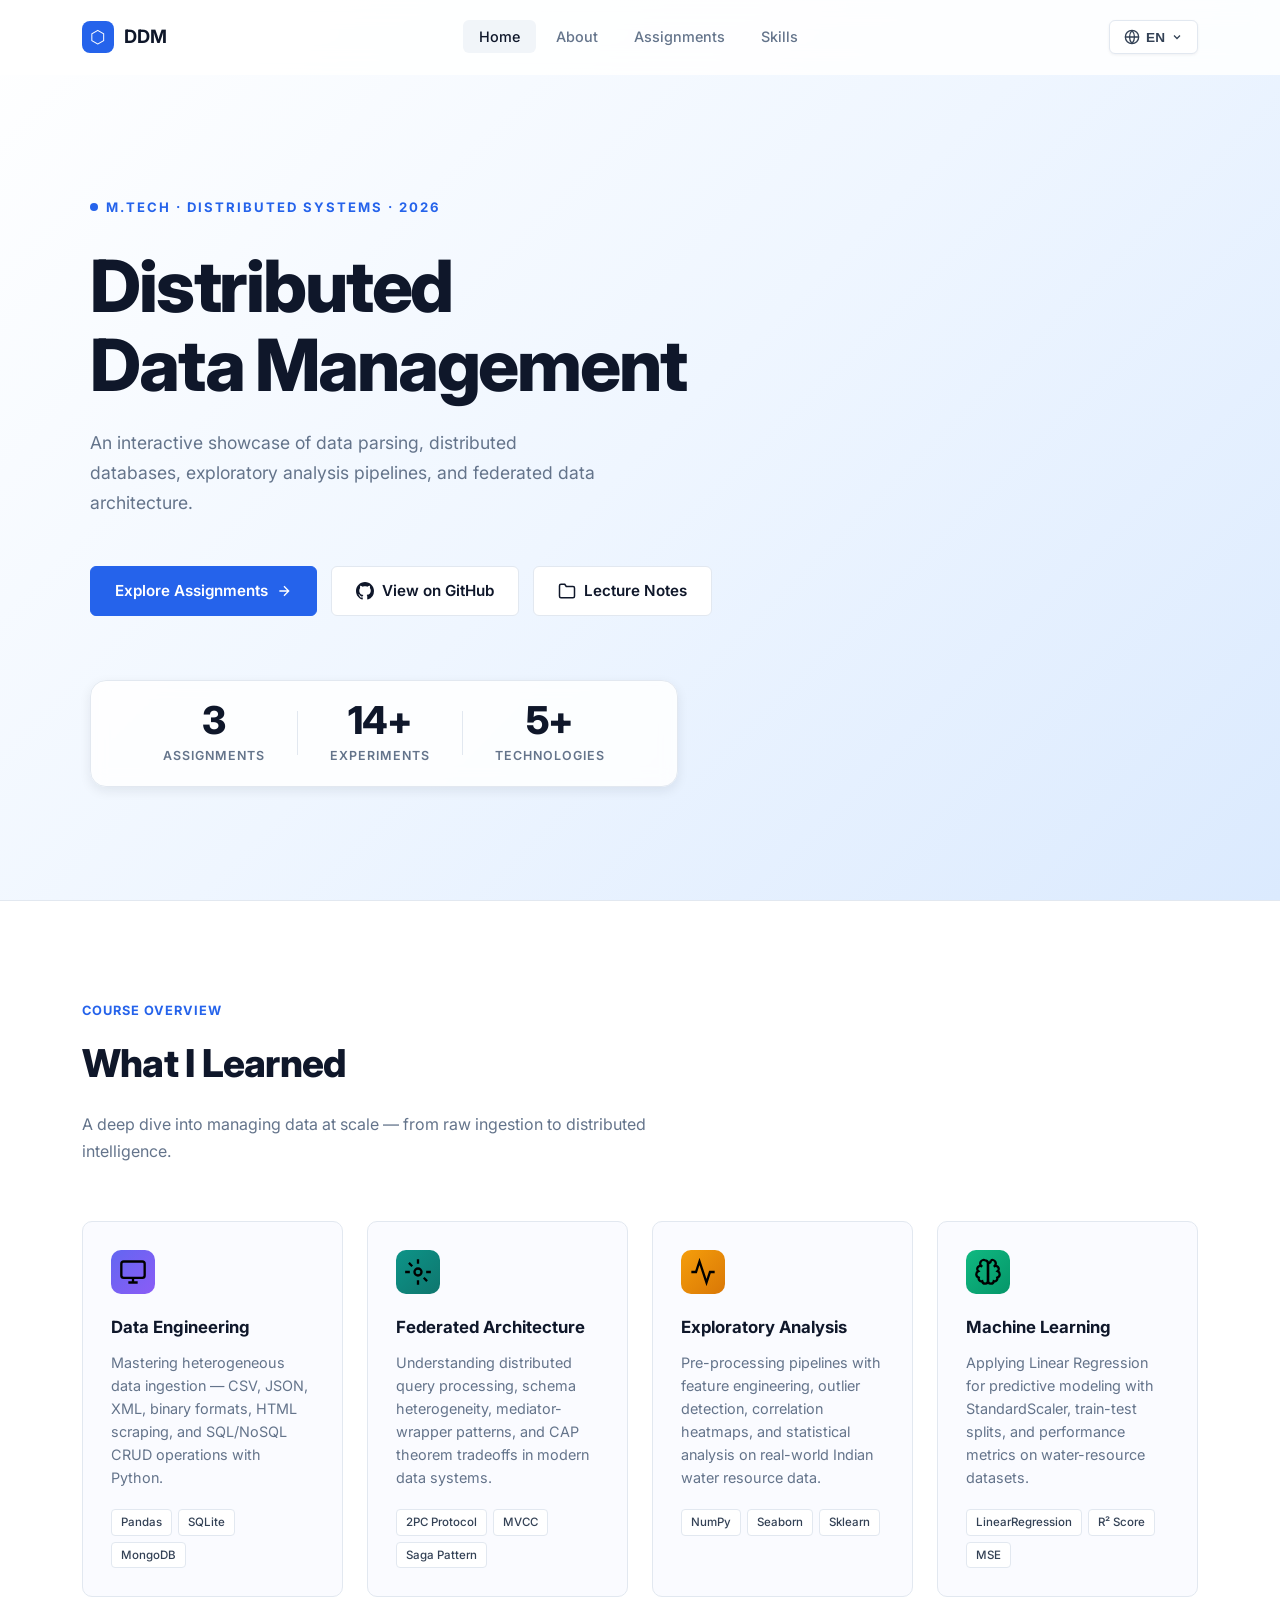
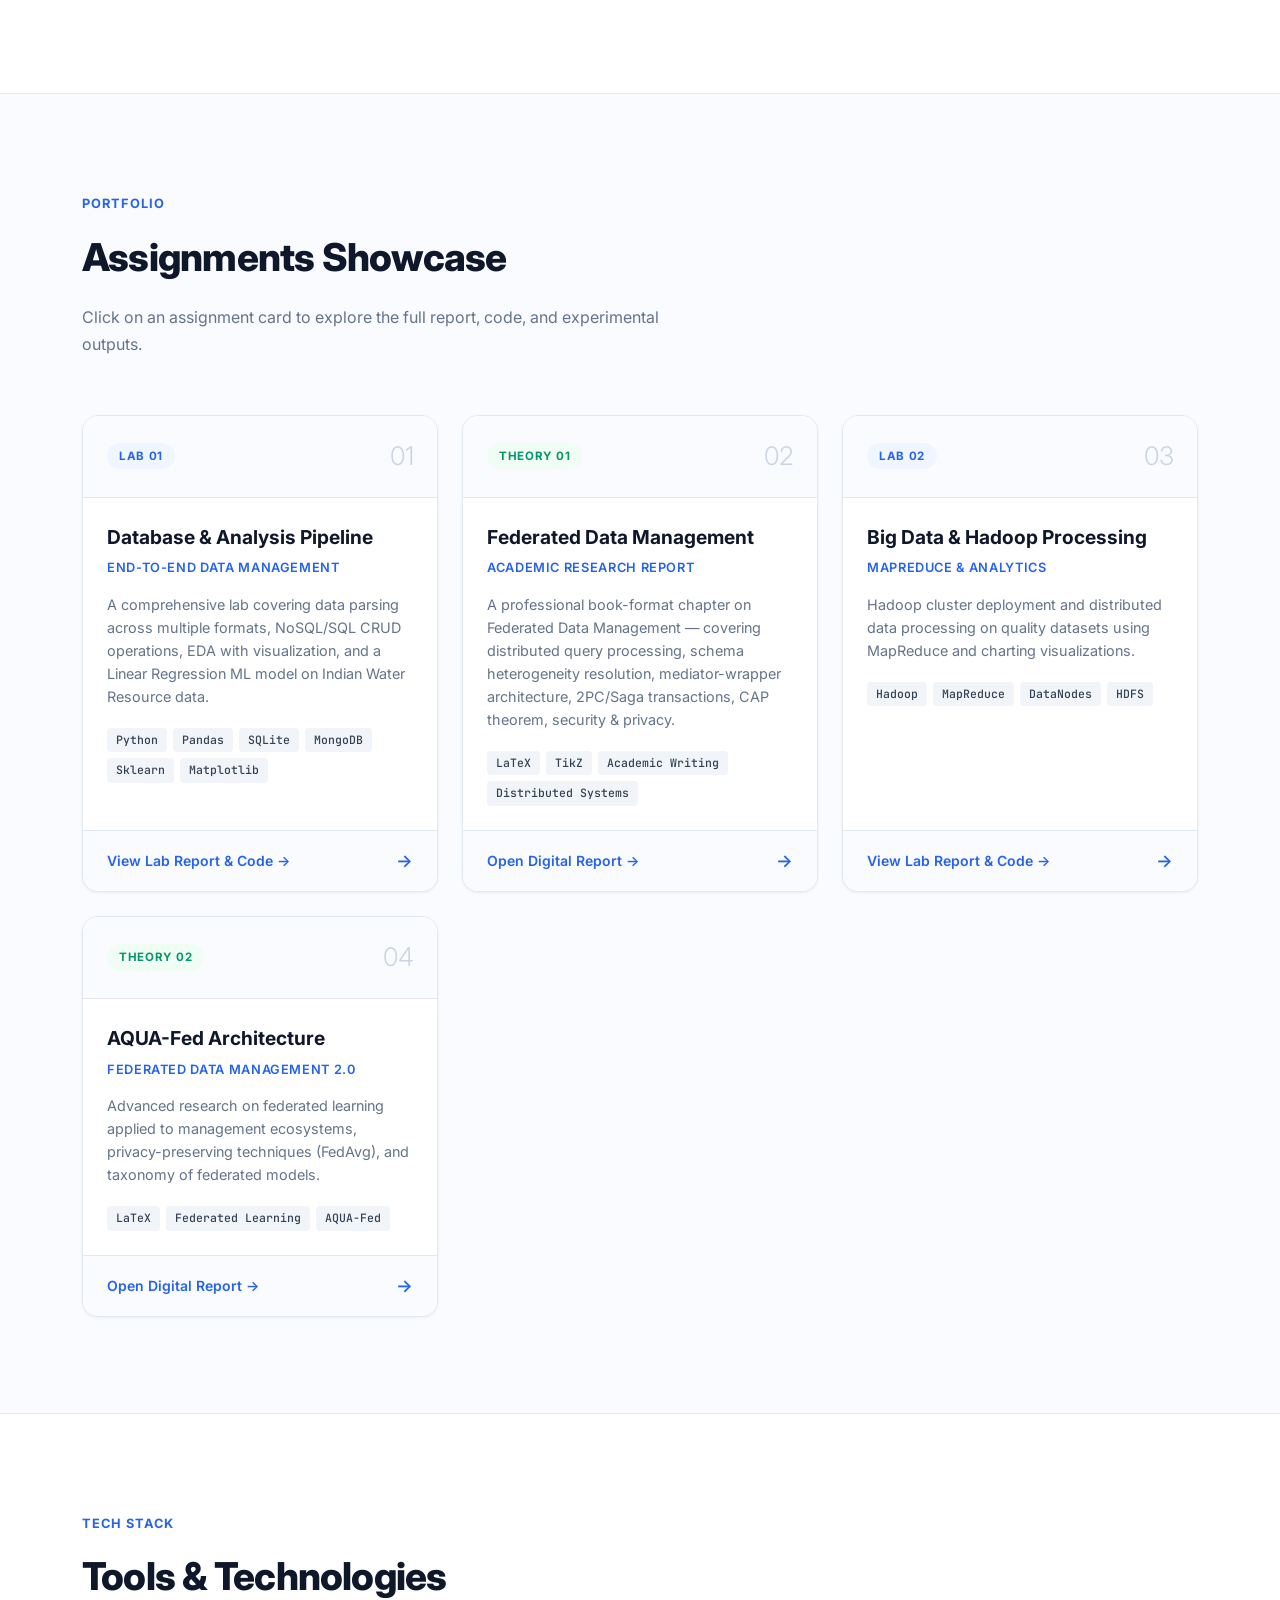
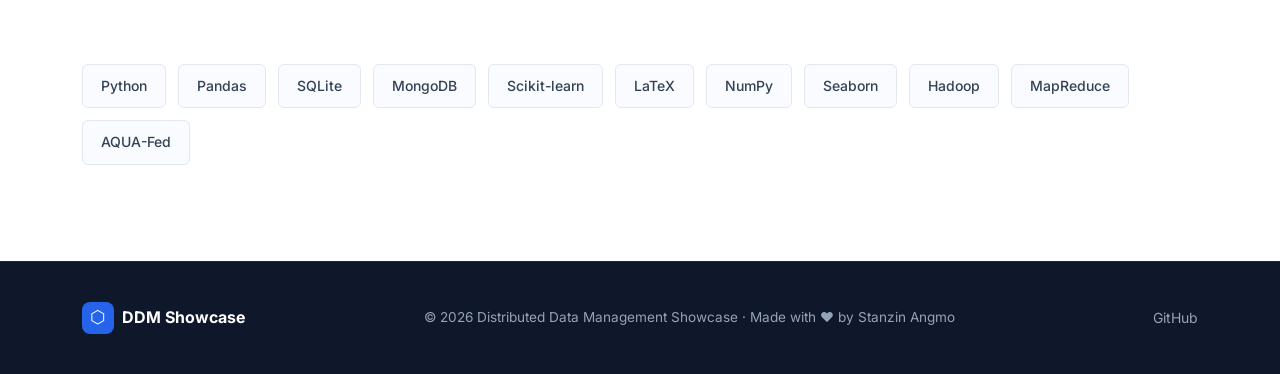
<file: index.html>
<!DOCTYPE html>
<html lang="en" dir="ltr">
<head>
  <meta charset="UTF-8" />
  <meta name="viewport" content="width=device-width, initial-scale=1.0" />
  <title>Distributed Data Management | Showcase</title>
  <meta name="description" content="A premium showcase of Distributed Data Management course assignments by Stanzin Angmo." />
  <link rel="preconnect" href="https://fonts.googleapis.com" />
  <link rel="preconnect" href="https://fonts.gstatic.com" crossorigin />
  <link href="https://fonts.googleapis.com/css2?family=Inter:wght@300;400;500;600;700;800;900&family=JetBrains+Mono:wght@400;500;600&display=swap" rel="stylesheet" />
  <link rel="stylesheet" href="style.css" />
</head>
<body>

  <!-- ── Navigation ── -->
  <nav class="navbar" id="navbar">
    <div class="nav-inner">
      <a href="#home" class="nav-logo">
        <span class="logo-icon">⬡</span>
        <span>DDM</span>
      </a>
      <ul class="nav-links" id="navLinks">
        <li><a href="#home"        class="nav-link active" data-i18n="nav_home">Home</a></li>
        <li><a href="#about"       class="nav-link"        data-i18n="nav_about">About</a></li>
        <li><a href="#assignments" class="nav-link"        data-i18n="nav_assignments">Assignments</a></li>
        <li><a href="#skills"      class="nav-link"        data-i18n="nav_skills">Skills</a></li>
      </ul>

      <!-- Language Selector -->
      <div class="lang-selector">
        <button class="lang-btn" id="langBtn" aria-label="Choose Language">
          <svg width="16" height="16" fill="none" stroke="currentColor" stroke-width="2" viewBox="0 0 24 24"><circle cx="12" cy="12" r="10"/><path d="M2 12h20M12 2a15.3 15.3 0 010 20M12 2a15.3 15.3 0 000 20"/></svg>
          <span id="langLabel">EN</span>
          <svg width="12" height="12" fill="none" stroke="currentColor" stroke-width="2.5" viewBox="0 0 24 24"><polyline points="6 9 12 15 18 9"/></svg>
        </button>
        <div class="lang-dropdown" id="langDropdown">
          <button class="lang-option active" data-lang="en"><span class="lang-flag">🌐</span><span class="lang-native">English</span><span class="lang-en">Default</span></button>
          <div class="lang-divider"></div>
          <button class="lang-option" data-lang="hi"><span class="lang-flag">🇮🇳</span><span class="lang-native">हिंदी</span><span class="lang-en">Hindi</span></button>
          <button class="lang-option" data-lang="kn"><span class="lang-flag">🇮🇳</span><span class="lang-native">ಕನ್ನಡ</span><span class="lang-en">Kannada</span></button>
          <button class="lang-option" data-lang="lad"><span class="lang-flag">🏔️</span><span class="lang-native">ལ་དྭགས</span><span class="lang-en">Ladakhi</span></button>
          <button class="lang-option" data-lang="ml"><span class="lang-flag">🇮🇳</span><span class="lang-native">മലയാളം</span><span class="lang-en">Malayalam</span></button>
          <button class="lang-option" data-lang="gu"><span class="lang-flag">🇮🇳</span><span class="lang-native">ગુજરાતી</span><span class="lang-en">Gujarati</span></button>
          <button class="lang-option" data-lang="bn"><span class="lang-flag">🇮🇳</span><span class="lang-native">বাংলা</span><span class="lang-en">Bengali</span></button>
          <button class="lang-option" data-lang="ur"><span class="lang-flag">🌙</span><span class="lang-native">اردو</span><span class="lang-en">Urdu</span></button>
        </div>
      </div>

      <button class="hamburger" id="hamburger" aria-label="Toggle menu">
        <span></span><span></span><span></span>
      </button>
    </div>
  </nav>

  <!-- ── Hero ── -->
  <section class="hero" id="home">

    <div class="hero-content">
      <div class="hero-badge">
        <span class="badge-dot"></span>
        <span data-i18n="hero_badge">M.Tech · Distributed Systems · 2026</span>
      </div>
      <h1 class="hero-title">
        <span data-i18n="hero_title_1">Distributed</span><br/>
        <span class="gradient-text" data-i18n="hero_title_2">Data Management</span>
      </h1>
      <p class="hero-subtitle" data-i18n="hero_subtitle">
        An interactive showcase of data parsing, distributed databases, exploratory analysis pipelines, and federated data architecture.
      </p>
      <div class="hero-actions">
        <a href="#assignments" class="btn btn-primary" id="exploreBtn">
          <span data-i18n="btn_explore">Explore Assignments</span>
          <svg width="16" height="16" viewBox="0 0 24 24" fill="none" stroke="currentColor" stroke-width="2"><path d="M5 12h14M12 5l7 7-7 7"/></svg>
        </a>
        <a href="https://github.com/Angmoangmo/DDM_Showcase" target="_blank" class="btn btn-ghost">
          <svg width="18" height="18" viewBox="0 0 24 24" fill="currentColor"><path d="M12 0C5.37 0 0 5.37 0 12c0 5.31 3.435 9.795 8.205 11.385.6.105.825-.255.825-.57 0-.285-.015-1.23-.015-2.235-3.015.555-3.795-.735-4.035-1.41-.135-.345-.72-1.41-1.23-1.695-.42-.225-1.02-.78-.015-.795.945-.015 1.62.87 1.845 1.23 1.08 1.815 2.805 1.305 3.495.99.105-.78.42-1.305.765-1.605-2.67-.3-5.46-1.335-5.46-5.925 0-1.305.465-2.385 1.23-3.225-.12-.3-.54-1.53.12-3.18 0 0 1.005-.315 3.3 1.23.96-.27 1.98-.405 3-.405s2.04.135 3 .405c2.295-1.56 3.3-1.23 3.3-1.23.66 1.65.24 2.88.12 3.18.765.84 1.23 1.905 1.23 3.225 0 4.605-2.805 5.625-5.475 5.925.435.375.81 1.095.81 2.22 0 1.605-.015 2.895-.015 3.3 0 .315.225.69.825.57A12.02 12.02 0 0024 12c0-6.63-5.37-12-12-12z"/></svg>
          <span data-i18n="btn_github">View on GitHub</span>
        </a>
        <a href="https://drive.google.com/drive/u/3/folders/1K-F2wJmHyaE1UOTaiZ36uThx-VQkaJGw" target="_blank" class="btn btn-ghost">
          <svg width="18" height="18" viewBox="0 0 24 24" fill="none" stroke="currentColor" stroke-width="2"><path d="M22 19a2 2 0 0 1-2 2H4a2 2 0 0 1-2-2V5a2 2 0 0 1 2-2h5l2 3h9a2 2 0 0 1 2 2z"></path></svg>
          <span>Lecture Notes</span>
        </a>
      </div>
      <div class="hero-stats">
        <div class="stat-item"><span class="stat-number">4</span><span class="stat-label" data-i18n="stat_label_1">Assignments</span></div>
        <div class="stat-divider"></div>
        <div class="stat-item"><span class="stat-number">12+</span><span class="stat-label" data-i18n="stat_label_2">Experiments</span></div>
        <div class="stat-divider"></div>
        <div class="stat-item"><span class="stat-number">5+</span><span class="stat-label" data-i18n="stat_label_3">Technologies</span></div>
      </div>
    </div>
    <div class="scroll-indicator"><div class="scroll-arrow"></div></div>
  </section>

  <!-- ── About ── -->
  <section class="about" id="about">
    <div class="container">
      <div class="section-header">
        <span class="section-tag" data-i18n="about_tag">Course Overview</span>
        <h2 class="section-title" data-i18n="about_title">What I Learned</h2>
        <p class="section-desc" data-i18n="about_desc">A deep dive into managing data at scale — from raw ingestion to distributed intelligence.</p>
      </div>
      <div class="about-grid">
        <div class="about-card" data-animate>
          <div class="about-icon" style="background:linear-gradient(135deg,#6366f1,#8b5cf6);">
            <svg width="28" height="28" fill="none" stroke="#000" stroke-width="2" viewBox="0 0 24 24"><rect x="2" y="3" width="20" height="14" rx="2"/><path d="M8 21h8M12 17v4"/></svg>
          </div>
          <h3 data-i18n="about_card1_title">Data Engineering</h3>
          <p data-i18n="about_card1_desc">Mastering heterogeneous data ingestion — CSV, JSON, XML, binary formats, HTML scraping, and SQL/NoSQL CRUD operations with Python.</p>
          <div class="about-tags"><span>Pandas</span><span>SQLite</span><span>MongoDB</span></div>
        </div>
        <div class="about-card" data-animate>
          <div class="about-icon" style="background:linear-gradient(135deg,#0d9488,#0f766e);">
            <svg width="28" height="28" fill="none" stroke="#000" stroke-width="2" viewBox="0 0 24 24"><circle cx="12" cy="12" r="3"/><path d="M12 1v4M12 19v4M4.22 4.22l2.83 2.83M16.95 16.95l2.83 2.83M1 12h4M19 12h4"/></svg>
          </div>
          <h3 data-i18n="about_card2_title">Federated Architecture</h3>
          <p data-i18n="about_card2_desc">Understanding distributed query processing, schema heterogeneity, mediator-wrapper patterns, and CAP theorem tradeoffs.</p>
          <div class="about-tags"><span>2PC Protocol</span><span>MVCC</span><span>Saga Pattern</span></div>
        </div>
        <div class="about-card" data-animate>
          <div class="about-icon" style="background:linear-gradient(135deg,#f59e0b,#d97706);">
            <svg width="28" height="28" fill="none" stroke="#000" stroke-width="2" viewBox="0 0 24 24"><polyline points="22 12 18 12 15 21 9 3 6 12 2 12"/></svg>
          </div>
          <h3 data-i18n="about_card3_title">Exploratory Analysis</h3>
          <p data-i18n="about_card3_desc">Pre-processing pipelines with feature engineering, outlier detection, correlation heatmaps on Indian water resource data.</p>
          <div class="about-tags"><span>NumPy</span><span>Seaborn</span><span>Sklearn</span></div>
        </div>
        <div class="about-card" data-animate>
          <div class="about-icon" style="background:linear-gradient(135deg,#10b981,#059669);">
            <svg width="28" height="28" fill="none" stroke="#000" stroke-width="2" viewBox="0 0 24 24"><path d="M9.5 2A2.5 2.5 0 0112 4.5v15a2.5 2.5 0 01-4.96.44 2.5 2.5 0 01-2.96-3.08 3 3 0 01-.34-5.58 2.5 2.5 0 013.32-3.97A2.5 2.5 0 019.5 2"/><path d="M14.5 2A2.5 2.5 0 0112 4.5v15a2.5 2.5 0 004.96.44 2.5 2.5 0 002.96-3.08 3 3 0 00.34-5.58 2.5 2.5 0 00-3.32-3.97A2.5 2.5 0 0014.5 2"/></svg>
          </div>
          <h3 data-i18n="about_card4_title">Machine Learning</h3>
          <p data-i18n="about_card4_desc">Applying Linear Regression for predictive modeling with StandardScaler, train-test splits, and performance metrics (MSE, R²).</p>
          <div class="about-tags"><span>LinearRegression</span><span>R² Score</span><span>MSE</span></div>
        </div>
      </div>
    </div>
  </section>

  <!-- ── Assignments ── -->
  <section class="assignments" id="assignments">
    <div class="container">
      <div class="section-header">
        <span class="section-tag" data-i18n="assign_tag">Portfolio</span>
        <h2 class="section-title" data-i18n="assign_title">Assignments Showcase</h2>
        <p class="section-desc" data-i18n="assign_desc">Click on an assignment card to explore the full report, code, and experimental outputs.</p>
      </div>
      <div class="assignment-grid">
        <a href="lab1.html" class="assignment-card" id="lab1Card">
          <div class="card-glow"></div>
          <div class="card-header">
            <div class="card-badge lab" data-i18n="card1_badge">Lab 01</div>
            <div class="card-number">01</div>
          </div>
          <div class="card-body">
            <h3 class="card-title" data-i18n="card1_title">Database &amp; Analysis Pipeline</h3>
            <p class="card-subtitle" data-i18n="card1_sub">End-to-End Data Management</p>
            <p class="card-desc" data-i18n="card1_desc">A comprehensive lab covering data parsing across multiple formats, NoSQL/SQL CRUD, EDA with visualization, and a Linear Regression ML model on Indian Water Resource data.</p>
            <div class="card-tech"><span>Python</span><span>Pandas</span><span>SQLite</span><span>MongoDB</span><span>Sklearn</span><span>Matplotlib</span></div>
          </div>
          <div class="card-footer"><span class="card-link" data-i18n="card1_link">View Lab Report &amp; Code →</span></div>
        </a>
        <a href="theory1.html" class="assignment-card" id="theory1Card">
          <div class="card-glow"></div>
          <div class="card-header">
            <div class="card-badge theory" data-i18n="card2_badge">Theory 01</div>
            <div class="card-number">02</div>
          </div>
          <div class="card-body">
            <h3 class="card-title" data-i18n="card2_title">Federated Data Management</h3>
            <p class="card-subtitle" data-i18n="card2_sub">Academic Research Report</p>
            <p class="card-desc" data-i18n="card2_desc">A professional book-format chapter covering distributed query processing, schema heterogeneity resolution, mediator-wrapper architecture, 2PC/Saga transactions, CAP theorem, security &amp; real-world case studies.</p>
            <div class="card-tech"><span>LaTeX</span><span>TikZ</span><span>Academic Writing</span><span>Distributed Systems</span></div>
          </div>
          <div class="card-footer"><span class="card-link" data-i18n="card2_link">Open Digital Report →</span></div>
        </a>
        <a href="lab2.html" class="assignment-card" id="lab2Card">
          <div class="card-glow"></div>
          <div class="card-header">
            <div class="card-badge lab" data-i18n="card3_badge">Lab 02</div>
            <div class="card-number">03</div>
          </div>
          <div class="card-body">
            <h3 class="card-title" data-i18n="card3_title">Big Data & Hadoop Processing</h3>
            <p class="card-subtitle" data-i18n="card3_sub">MapReduce & Analytics</p>
            <p class="card-desc" data-i18n="card3_desc">Hadoop cluster deployment and distributed data processing on quality datasets using MapReduce and charting visualizations.</p>
            <div class="card-tech"><span>Hadoop</span><span>MapReduce</span><span>DataNodes</span><span>HDFS</span></div>
          </div>
          <div class="card-footer"><span class="card-link" data-i18n="card3_link">View Lab Report &amp; Code →</span></div>
        </a>
        <a href="theory2.html" class="assignment-card" id="theory2Card">
          <div class="card-glow"></div>
          <div class="card-header">
            <div class="card-badge theory" data-i18n="card4_badge">Theory 02</div>
            <div class="card-number">04</div>
          </div>
          <div class="card-body">
            <h3 class="card-title" data-i18n="card4_title">AQUA-Fed Architecture</h3>
            <p class="card-subtitle" data-i18n="card4_sub">Federated Data Management 2.0</p>
            <p class="card-desc" data-i18n="card4_desc">Advanced research on federated learning applied to management ecosystems, privacy-preserving techniques (FedAvg), and taxonomy of federated models.</p>
            <div class="card-tech"><span>LaTeX</span><span>Federated Learning</span><span>AQUA-Fed</span></div>
          </div>
          <div class="card-footer"><span class="card-link" data-i18n="card4_link">Open Digital Report →</span></div>
        </a>
      </div>
    </div>
  </section>

  <!-- ── Skills ── -->
  <section class="skills" id="skills">
    <div class="container">
      <div class="section-header">
        <span class="section-tag" data-i18n="skills_tag">Tech Stack</span>
        <h2 class="section-title" data-i18n="skills_title">Tools &amp; Technologies</h2>
      </div>
      <div class="skills-grid">
        <div class="skill-item" data-animate><div class="skill-icon python">Py</div><span>Python</span></div>
        <div class="skill-item" data-animate><div class="skill-icon pandas">Pd</div><span>Pandas</span></div>
        <div class="skill-item" data-animate><div class="skill-icon sql">SQL</div><span>SQLite</span></div>
        <div class="skill-item" data-animate><div class="skill-icon mongo">M</div><span>MongoDB</span></div>
        <div class="skill-item" data-animate><div class="skill-icon sklearn">Sk</div><span>Scikit-learn</span></div>
        <div class="skill-item" data-animate><div class="skill-icon latex">LaTeX</div><span>LaTeX</span></div>
        <div class="skill-item" data-animate><div class="skill-icon np">Np</div><span>NumPy</span></div>
        <div class="skill-item" data-animate><div class="skill-icon sns">Sns</div><span>Seaborn</span></div>
        <div class="skill-item" data-animate><div class="skill-icon hadoop">H</div><span>Hadoop</span></div>
        <div class="skill-item" data-animate><div class="skill-icon mr">MR</div><span>MapReduce</span></div>
        <div class="skill-item" data-animate><div class="skill-icon fl">FL</div><span>AQUA-Fed</span></div>
      </div>
    </div>
  </section>

  <!-- ── Footer ── -->
  <footer class="footer">
    <div class="container">
      <div class="footer-inner">
        <div class="footer-brand"><span class="logo-icon">⬡</span><span>DDM Showcase</span></div>
        <p class="footer-copy" data-i18n="footer_txt">© 2026 Distributed Data Management Showcase · Made with ❤️ by Stanzin Angmo</p>
        <div class="footer-links"><a href="https://github.com/Angmoangmo/DDM_Showcase" target="_blank">GitHub</a></div>
      </div>
    </div>
  </footer>

  <script src="script.js"></script>
</body>
</html>
</file>
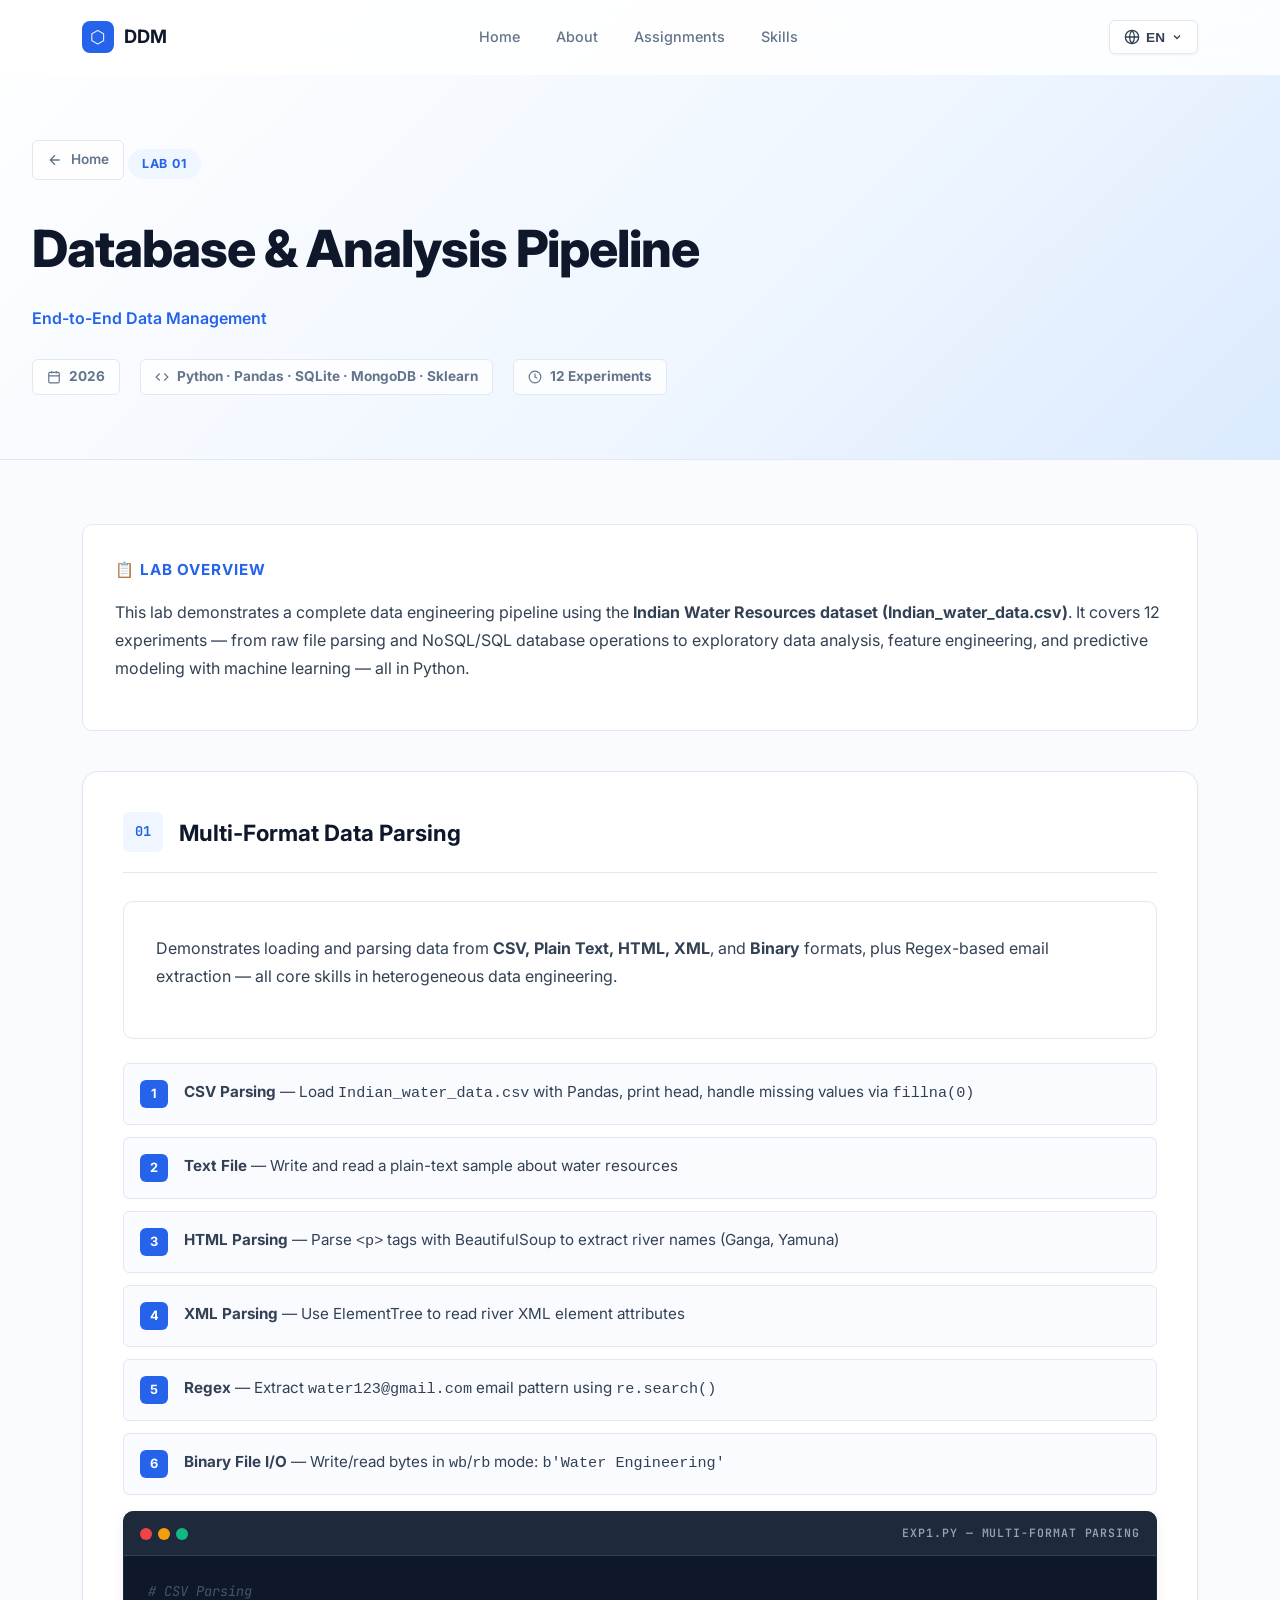
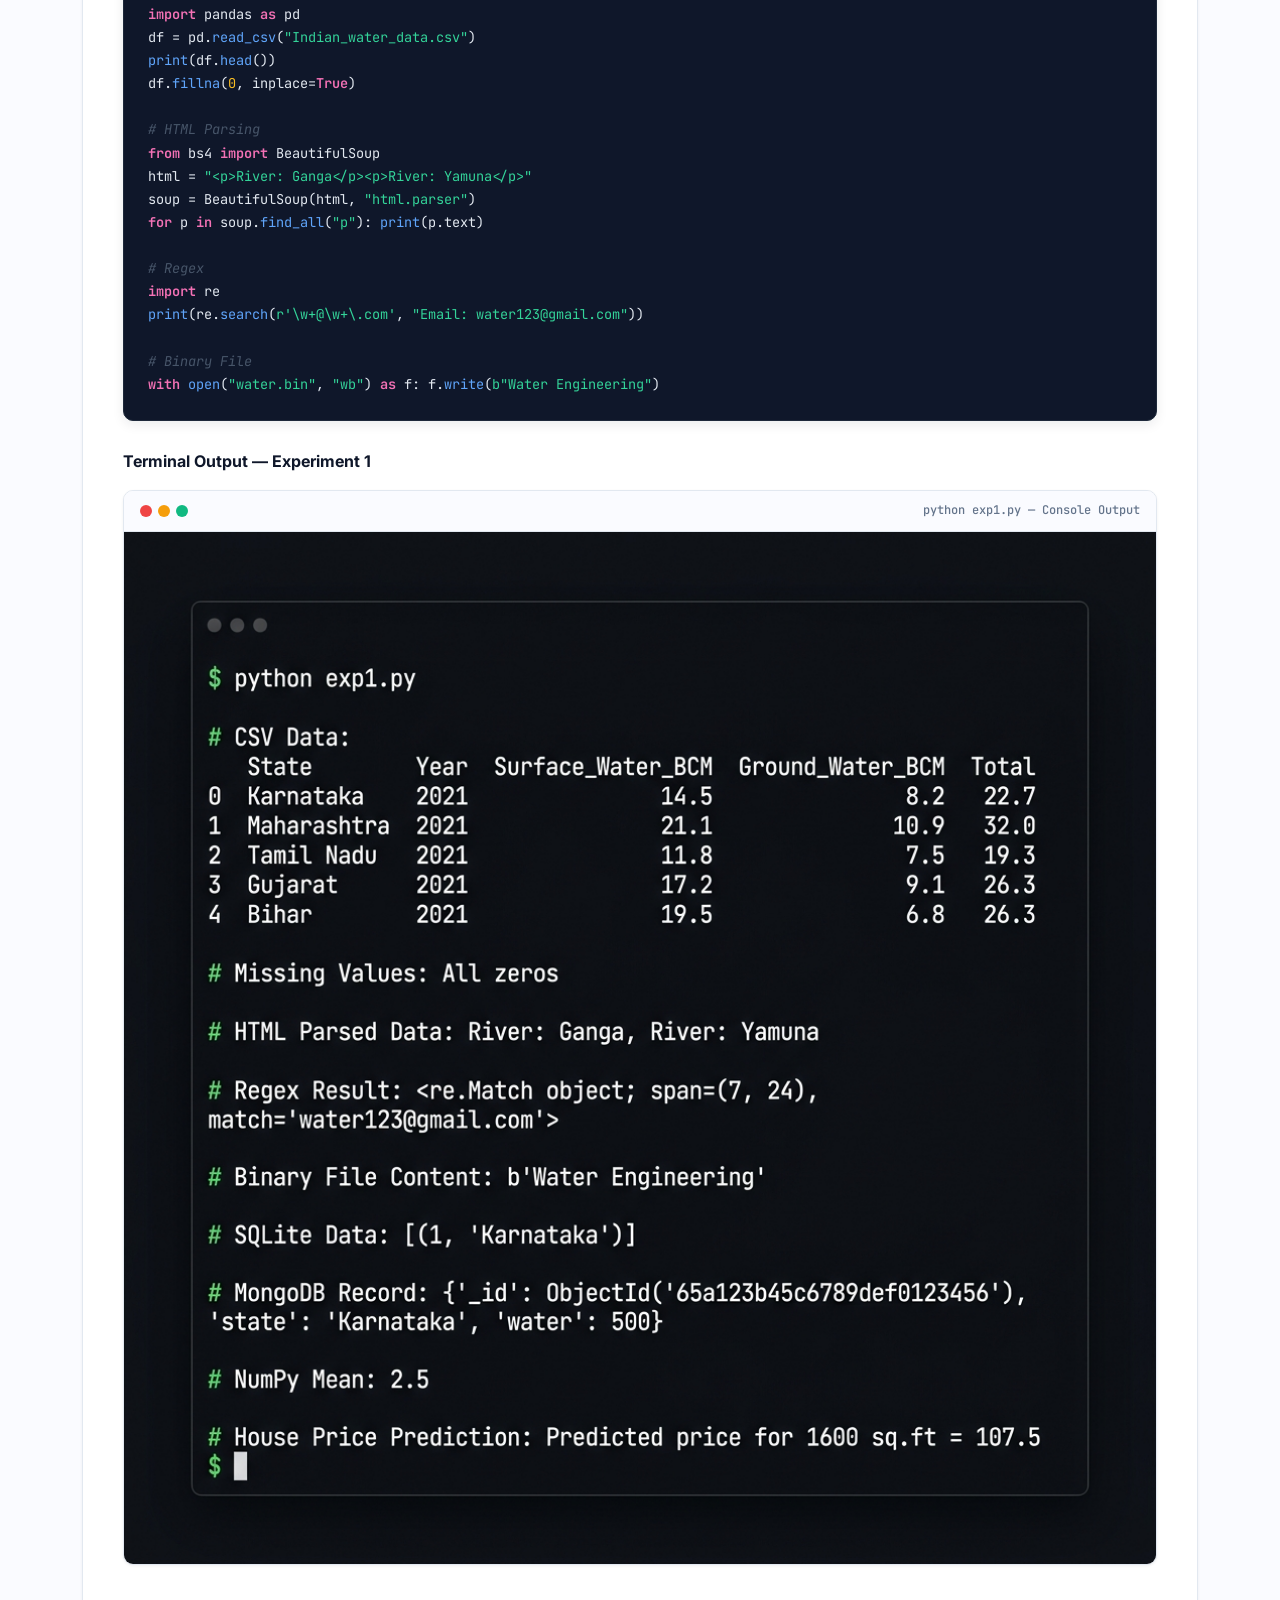
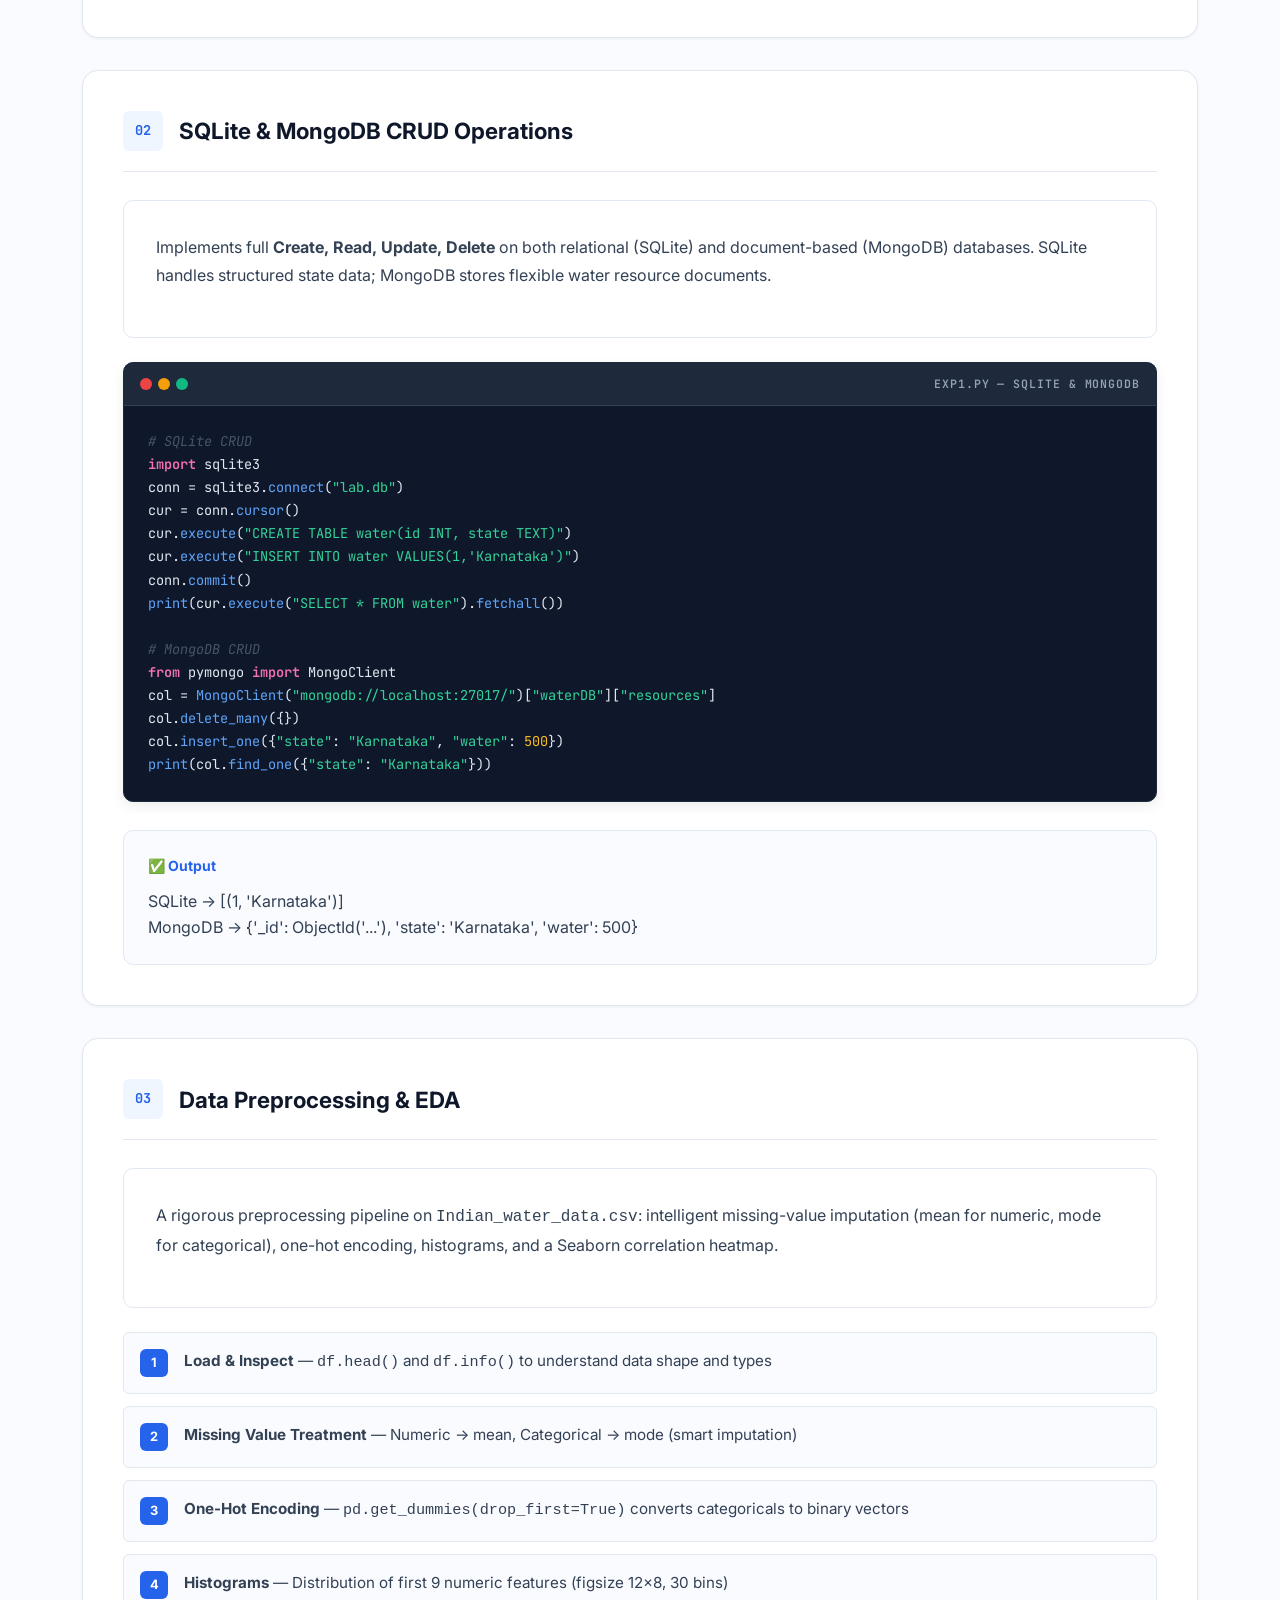
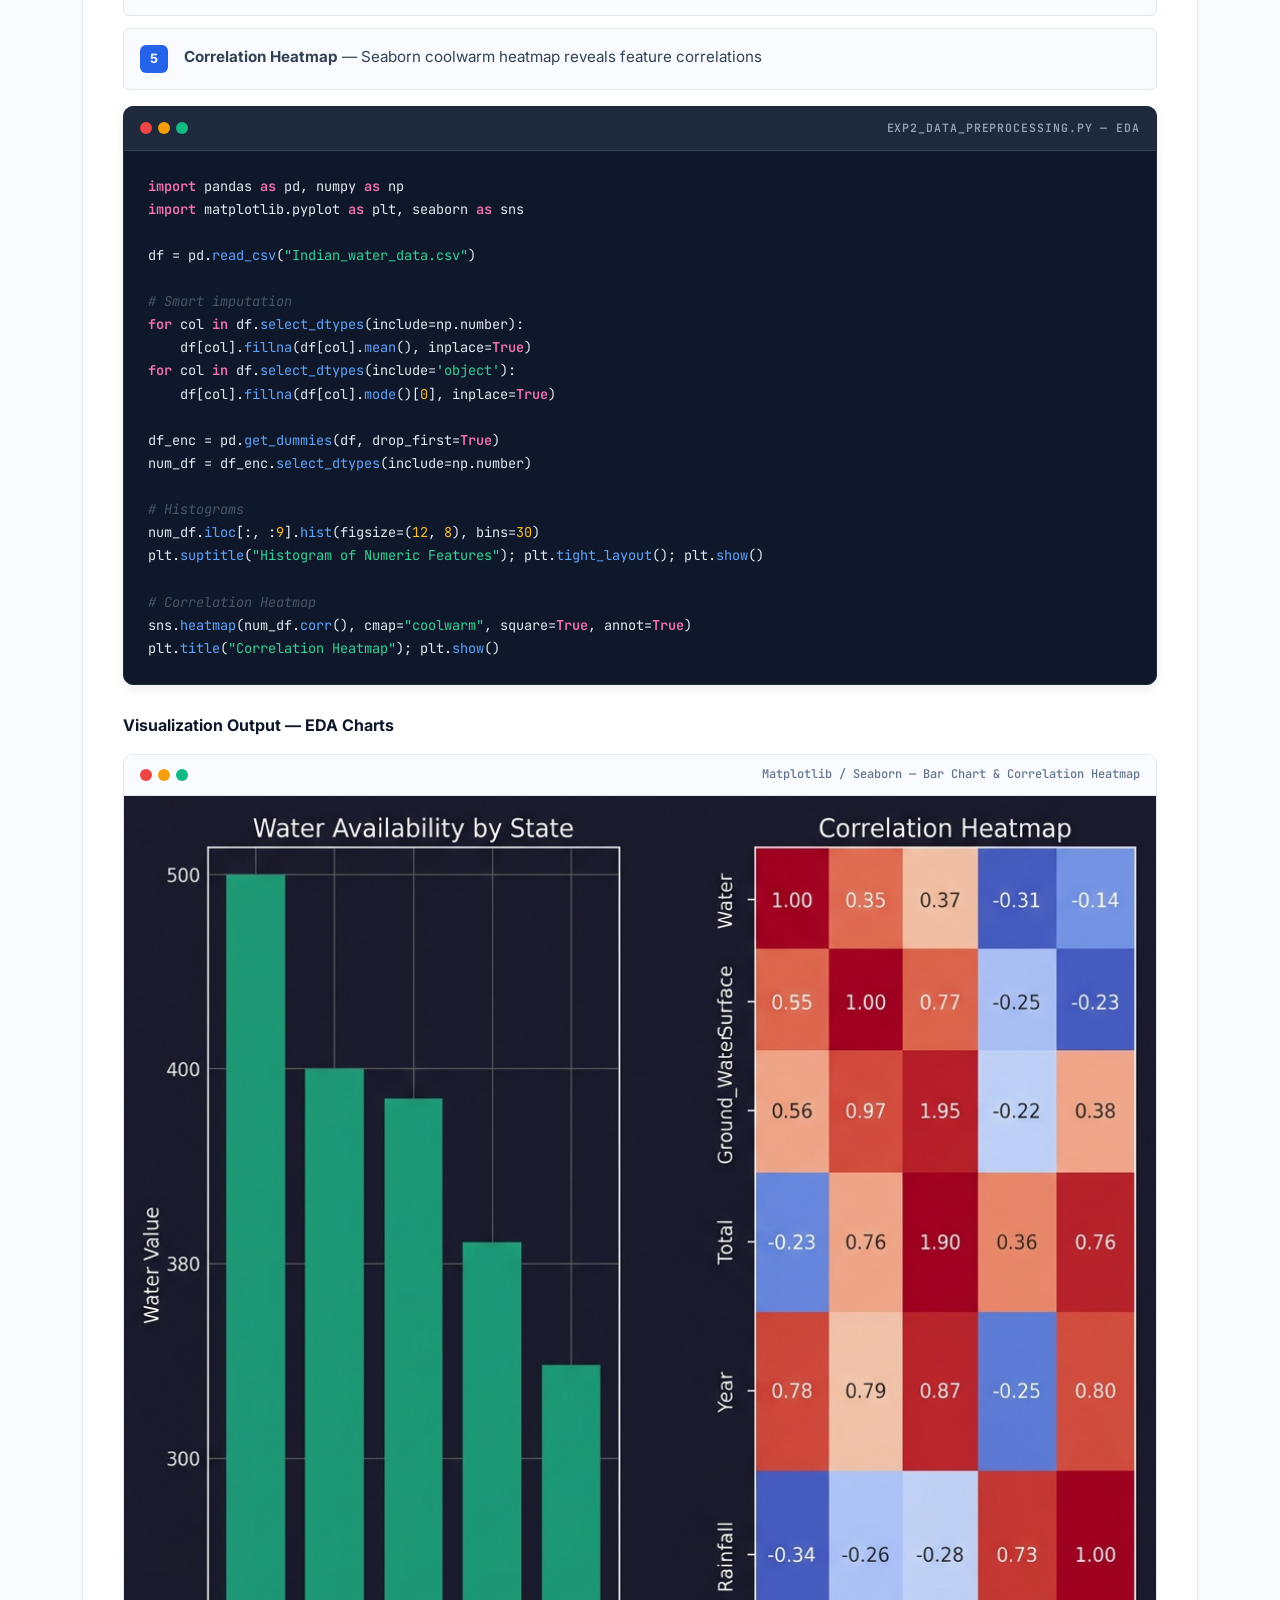
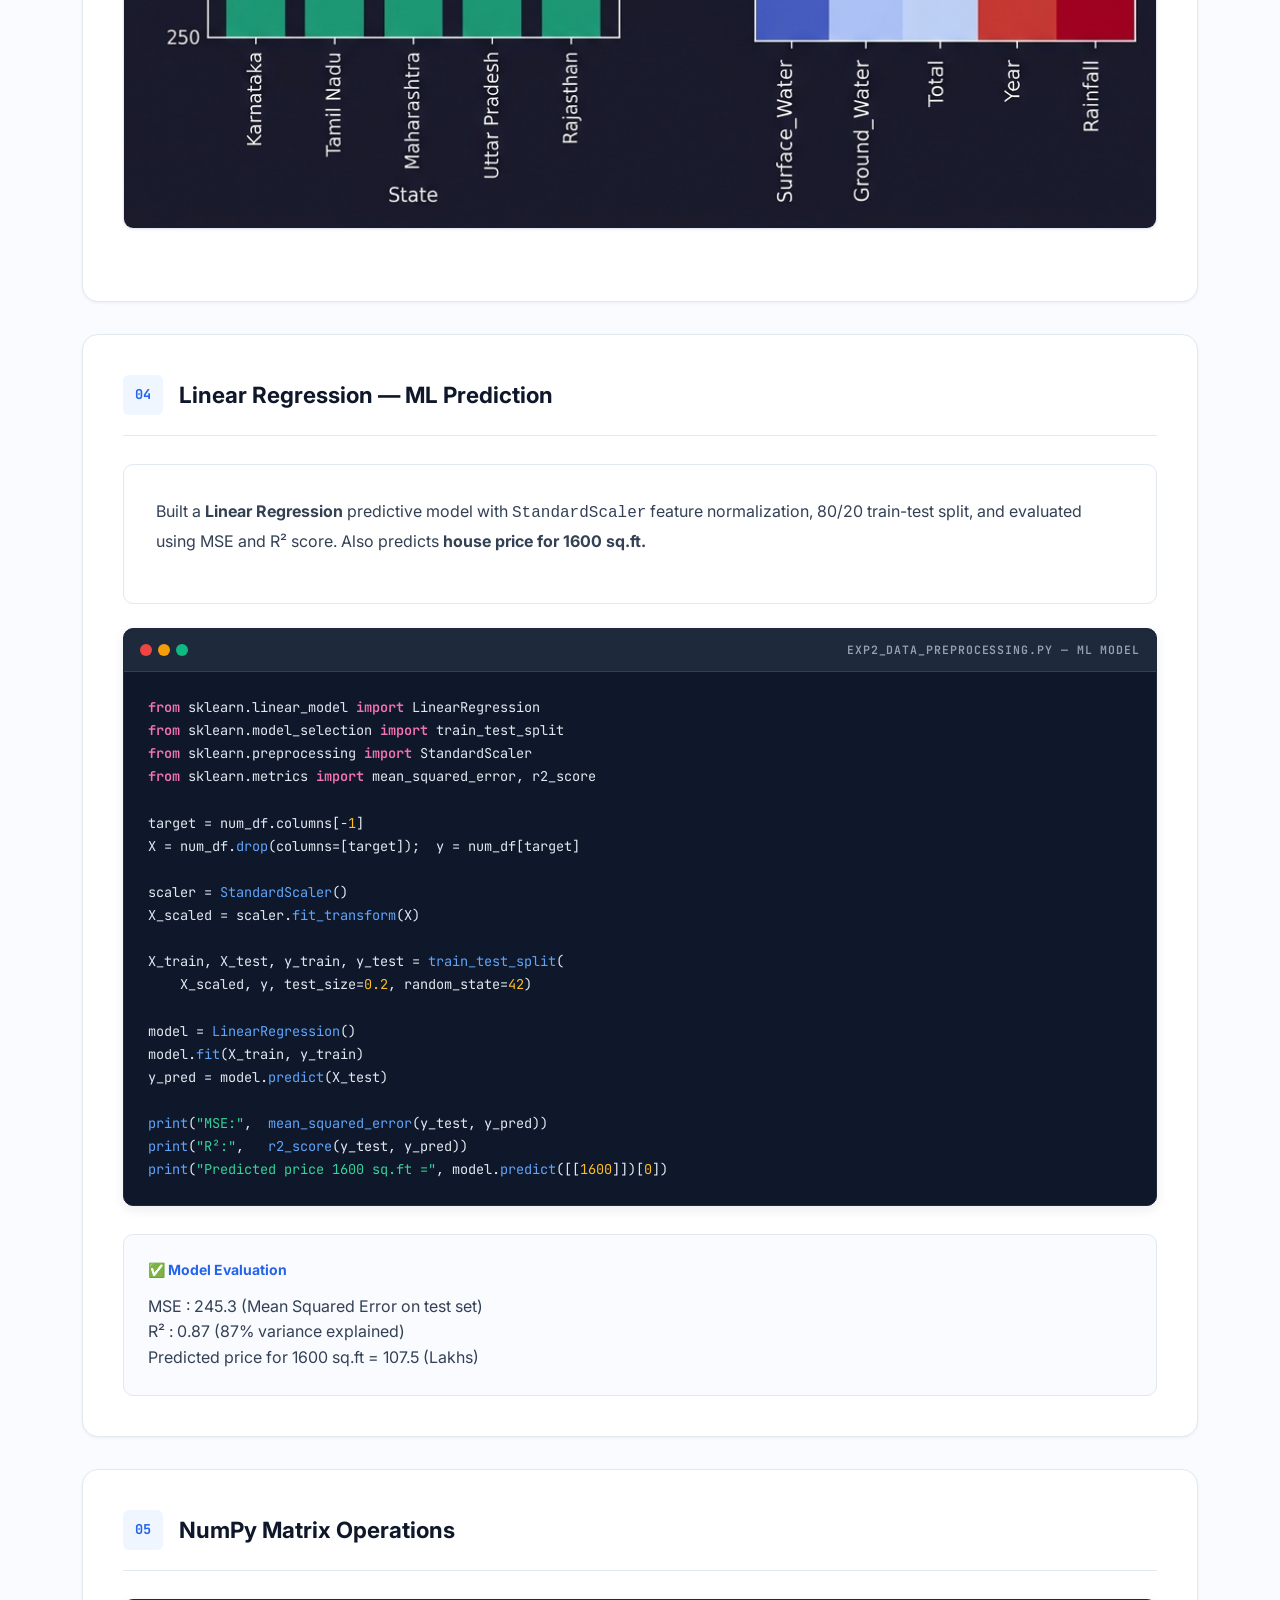
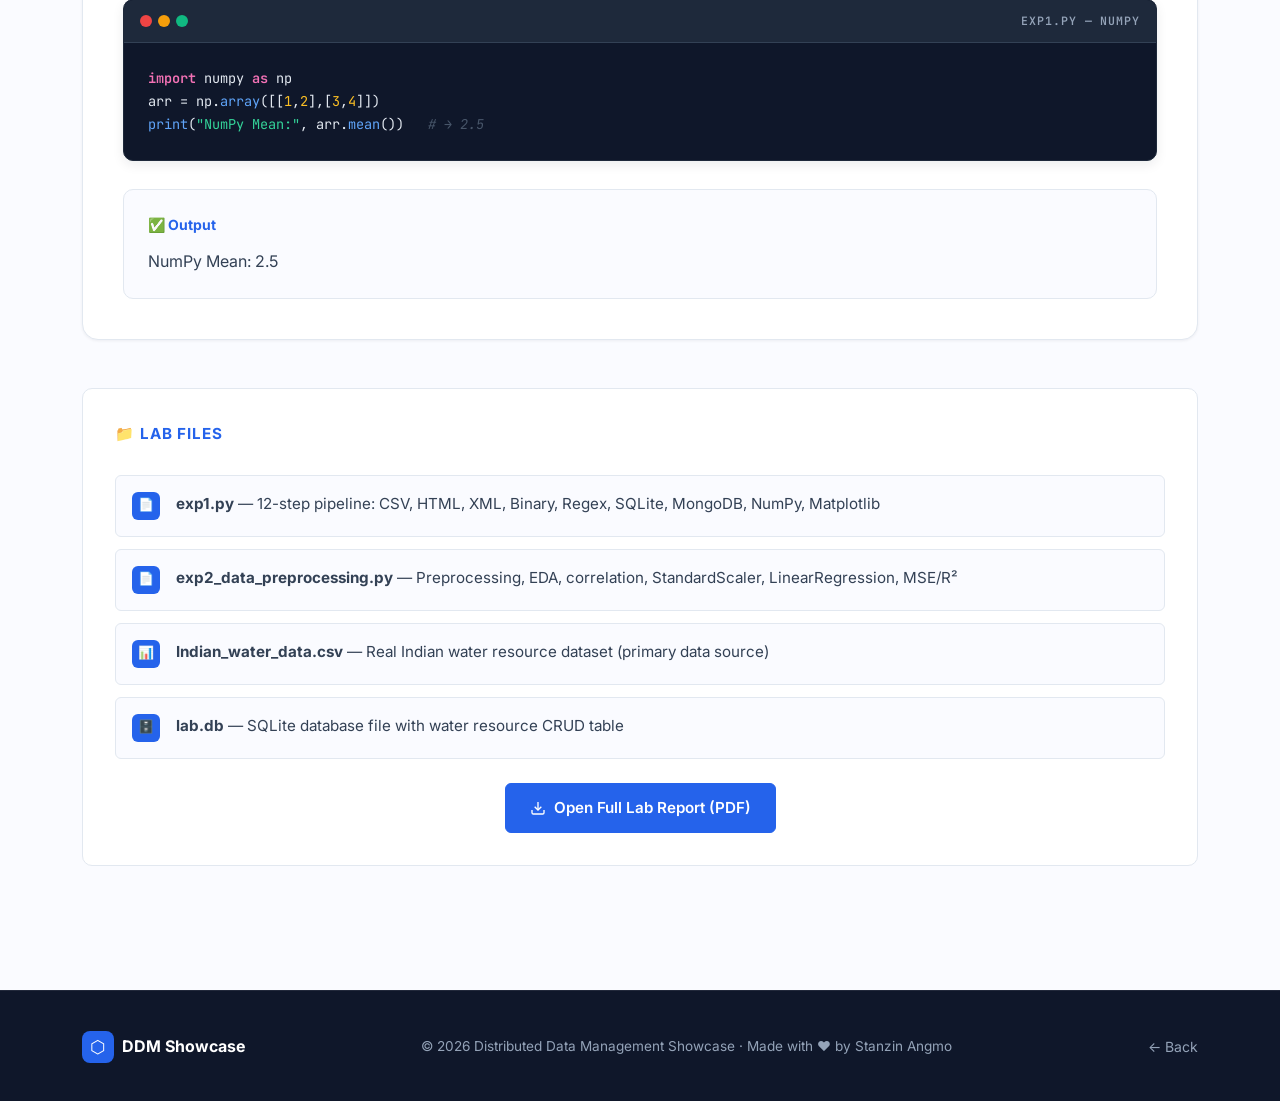
<file: lab1.html>
<!DOCTYPE html>
<html lang="en" dir="ltr">
<head>
  <meta charset="UTF-8"/>
  <meta name="viewport" content="width=device-width, initial-scale=1.0"/>
  <title>Lab 01 — Database & Analysis Pipeline | DDM Showcase</title>
  <meta name="description" content="Lab 01: End-to-end data management — CSV/XML/HTML/binary parsing, SQLite, MongoDB CRUD, EDA with Seaborn, and Linear Regression ML on Indian Water Resource data."/>
  <link rel="preconnect" href="https://fonts.googleapis.com"/>
  <link rel="preconnect" href="https://fonts.gstatic.com" crossorigin/>
  <link href="https://fonts.googleapis.com/css2?family=Inter:wght@300;400;500;600;700;800;900&family=JetBrains+Mono:wght@400;500;600&display=swap" rel="stylesheet"/>
  <link rel="stylesheet" href="style.css"/>
</head>
<body>

  <!-- ── Navbar ── -->
  <nav class="navbar scrolled" id="navbar">
    <div class="nav-inner">
      <a href="index.html" class="nav-logo"><span class="logo-icon">⬡</span><span>DDM</span></a>
      <ul class="nav-links" id="navLinks">
        <li><a href="index.html#home"        class="nav-link" data-i18n="nav_home">Home</a></li>
        <li><a href="index.html#about"       class="nav-link" data-i18n="nav_about">About</a></li>
        <li><a href="index.html#assignments" class="nav-link" data-i18n="nav_assignments">Assignments</a></li>
        <li><a href="index.html#skills"      class="nav-link" data-i18n="nav_skills">Skills</a></li>
      </ul>
      <!-- Language Selector -->
      <div class="lang-selector">
        <button class="lang-btn" id="langBtn" aria-label="Choose Language">
          <svg width="16" height="16" fill="none" stroke="currentColor" stroke-width="2" viewBox="0 0 24 24"><circle cx="12" cy="12" r="10"/><path d="M2 12h20M12 2a15.3 15.3 0 010 20M12 2a15.3 15.3 0 000 20"/></svg>
          <span id="langLabel">EN</span>
          <svg width="12" height="12" fill="none" stroke="currentColor" stroke-width="2.5" viewBox="0 0 24 24"><polyline points="6 9 12 15 18 9"/></svg>
        </button>
        <div class="lang-dropdown" id="langDropdown">
          <button class="lang-option active" data-lang="en"><span class="lang-flag">🌐</span><span class="lang-native">English</span><span class="lang-en">Default</span></button>
          <div class="lang-divider"></div>
          <button class="lang-option" data-lang="hi"><span class="lang-flag">🇮🇳</span><span class="lang-native">हिंदी</span><span class="lang-en">Hindi</span></button>
          <button class="lang-option" data-lang="kn"><span class="lang-flag">🇮🇳</span><span class="lang-native">ಕನ್ನಡ</span><span class="lang-en">Kannada</span></button>
          <button class="lang-option" data-lang="lad"><span class="lang-flag">🏔️</span><span class="lang-native">ལ་དྭགས</span><span class="lang-en">Ladakhi</span></button>
          <button class="lang-option" data-lang="ml"><span class="lang-flag">🇮🇳</span><span class="lang-native">മലയാളം</span><span class="lang-en">Malayalam</span></button>
          <button class="lang-option" data-lang="gu"><span class="lang-flag">🇮🇳</span><span class="lang-native">ગુજરાતી</span><span class="lang-en">Gujarati</span></button>
          <button class="lang-option" data-lang="bn"><span class="lang-flag">🇮🇳</span><span class="lang-native">বাংলা</span><span class="lang-en">Bengali</span></button>
          <button class="lang-option" data-lang="ur"><span class="lang-flag">🌙</span><span class="lang-native">اردو</span><span class="lang-en">Urdu</span></button>
        </div>
      </div>
      <button class="hamburger" id="hamburger" aria-label="Toggle menu"><span></span><span></span><span></span></button>
    </div>
  </nav>

  <!-- ── Inner Hero ── -->
  <section class="inner-hero">
    <a href="index.html" class="back-link">
      <svg width="16" height="16" viewBox="0 0 24 24" fill="none" stroke="currentColor" stroke-width="2"><path d="M19 12H5M12 19l-7-7 7-7"/></svg>
      <span data-i18n="nav_home">Home</span>
    </a>
    <div class="card-badge lab" style="margin-bottom:16px;" data-i18n="card1_badge">Lab 01</div>
    <h1 class="inner-title"><span data-i18n="card1_title">Database &amp; <span class="gradient-text">Analysis Pipeline</span></span></h1>
    <p class="inner-sub" data-i18n="card1_sub">End-to-End Data Management with Python on Indian Water Resource Data</p>
    <div class="inner-meta">
      <div class="meta-item">
        <svg width="14" height="14" fill="none" stroke="currentColor" stroke-width="2" viewBox="0 0 24 24"><rect x="3" y="4" width="18" height="18" rx="2"/><path d="M16 2v4M8 2v4M3 10h18"/></svg>
        <strong>2026</strong>
      </div>
      <div class="meta-item">
        <svg width="14" height="14" fill="none" stroke="currentColor" stroke-width="2" viewBox="0 0 24 24"><polyline points="16 18 22 12 16 6"/><polyline points="8 6 2 12 8 18"/></svg>
        <strong>Python · Pandas · SQLite · MongoDB · Sklearn</strong>
      </div>
      <div class="meta-item">
        <svg width="14" height="14" fill="none" stroke="currentColor" stroke-width="2" viewBox="0 0 24 24"><circle cx="12" cy="12" r="10"/><path d="M12 6v6l4 2"/></svg>
        <strong>12 Experiments</strong>
      </div>
    </div>
  </section>

  <!-- ── Lab Content ── -->
  <div class="lab-content">
    <div class="container">

      <!-- Overview -->
      <div class="content-block" style="margin-bottom:40px;">
        <h4>📋 Lab Overview</h4>
        <p>This lab demonstrates a complete data engineering pipeline using the <strong>Indian Water Resources dataset (Indian_water_data.csv)</strong>. It covers 12 experiments — from raw file parsing and NoSQL/SQL database operations to exploratory data analysis, feature engineering, and predictive modeling with machine learning — all in Python.</p>
      </div>

      <!-- ═══ Experiment 1 ═══ -->
      <div class="exp-section">
        <div class="exp-header"><div class="exp-num">01</div><h2>Multi-Format Data Parsing</h2></div>
        <div class="content-block">
          <p>Demonstrates loading and parsing data from <strong>CSV, Plain Text, HTML, XML</strong>, and <strong>Binary</strong> formats, plus Regex-based email extraction — all core skills in heterogeneous data engineering.</p>
        </div>
        <div class="steps-list" style="margin-bottom:16px;">
          <div class="step"><div class="step-num">1</div><div class="step-text"><strong>CSV Parsing</strong> — Load <code>Indian_water_data.csv</code> with Pandas, print head, handle missing values via <code>fillna(0)</code></div></div>
          <div class="step"><div class="step-num">2</div><div class="step-text"><strong>Text File</strong> — Write and read a plain-text sample about water resources</div></div>
          <div class="step"><div class="step-num">3</div><div class="step-text"><strong>HTML Parsing</strong> — Parse <code>&lt;p&gt;</code> tags with BeautifulSoup to extract river names (Ganga, Yamuna)</div></div>
          <div class="step"><div class="step-num">4</div><div class="step-text"><strong>XML Parsing</strong> — Use ElementTree to read river XML element attributes</div></div>
          <div class="step"><div class="step-num">5</div><div class="step-text"><strong>Regex</strong> — Extract <code>water123@gmail.com</code> email pattern using <code>re.search()</code></div></div>
          <div class="step"><div class="step-num">6</div><div class="step-text"><strong>Binary File I/O</strong> — Write/read bytes in <code>wb</code>/<code>rb</code> mode: <code>b'Water Engineering'</code></div></div>
        </div>
        <div class="code-block">
          <div class="code-header"><div class="code-dots"><span></span><span></span><span></span></div><span class="code-lang">exp1.py — Multi-Format Parsing</span></div>
          <pre><span class="cm"># CSV Parsing</span>
<span class="kw">import</span> pandas <span class="kw">as</span> pd
df = pd.<span class="fn">read_csv</span>(<span class="str">"Indian_water_data.csv"</span>)
<span class="fn">print</span>(df.<span class="fn">head</span>())
df.<span class="fn">fillna</span>(<span class="num">0</span>, inplace=<span class="kw">True</span>)

<span class="cm"># HTML Parsing</span>
<span class="kw">from</span> bs4 <span class="kw">import</span> BeautifulSoup
html = <span class="str">"&lt;p&gt;River: Ganga&lt;/p&gt;&lt;p&gt;River: Yamuna&lt;/p&gt;"</span>
soup = BeautifulSoup(html, <span class="str">"html.parser"</span>)
<span class="kw">for</span> p <span class="kw">in</span> soup.<span class="fn">find_all</span>(<span class="str">"p"</span>): <span class="fn">print</span>(p.text)

<span class="cm"># Regex</span>
<span class="kw">import</span> re
<span class="fn">print</span>(re.<span class="fn">search</span>(<span class="str">r'\w+@\w+\.com'</span>, <span class="str">"Email: water123@gmail.com"</span>))

<span class="cm"># Binary File</span>
<span class="kw">with</span> <span class="fn">open</span>(<span class="str">"water.bin"</span>, <span class="str">"wb"</span>) <span class="kw">as</span> f: f.<span class="fn">write</span>(<span class="str">b"Water Engineering"</span>)</pre>
        </div>

        <!-- ── Terminal Output Screenshot ── -->
        <div class="output-section">
          <h3>Terminal Output — Experiment 1</h3>
          <div class="screenshot-card">
            <div class="screenshot-header">
              <div class="code-dots"><span></span><span></span><span></span></div>
              <span class="screenshot-label">python exp1.py — Console Output</span>
            </div>
            <img src="img_lab_terminal.png" alt="Python terminal output showing CSV data, HTML parsing, Regex match, Binary file content, SQLite, MongoDB, NumPy and ML prediction results" loading="lazy"/>
          </div>
        </div>
      </div>

      <!-- ═══ Experiment 2 ═══ -->
      <div class="exp-section">
        <div class="exp-header"><div class="exp-num">02</div><h2>SQLite &amp; MongoDB CRUD Operations</h2></div>
        <div class="content-block">
          <p>Implements full <strong>Create, Read, Update, Delete</strong> on both relational (SQLite) and document-based (MongoDB) databases. SQLite handles structured state data; MongoDB stores flexible water resource documents.</p>
        </div>
        <div class="code-block">
          <div class="code-header"><div class="code-dots"><span></span><span></span><span></span></div><span class="code-lang">exp1.py — SQLite & MongoDB</span></div>
          <pre><span class="cm"># SQLite CRUD</span>
<span class="kw">import</span> sqlite3
conn = sqlite3.<span class="fn">connect</span>(<span class="str">"lab.db"</span>)
cur = conn.<span class="fn">cursor</span>()
cur.<span class="fn">execute</span>(<span class="str">"CREATE TABLE water(id INT, state TEXT)"</span>)
cur.<span class="fn">execute</span>(<span class="str">"INSERT INTO water VALUES(1,'Karnataka')"</span>)
conn.<span class="fn">commit</span>()
<span class="fn">print</span>(cur.<span class="fn">execute</span>(<span class="str">"SELECT * FROM water"</span>).<span class="fn">fetchall</span>())

<span class="cm"># MongoDB CRUD</span>
<span class="kw">from</span> pymongo <span class="kw">import</span> MongoClient
col = <span class="fn">MongoClient</span>(<span class="str">"mongodb://localhost:27017/"</span>)[<span class="str">"waterDB"</span>][<span class="str">"resources"</span>]
col.<span class="fn">delete_many</span>({})
col.<span class="fn">insert_one</span>({<span class="str">"state"</span>: <span class="str">"Karnataka"</span>, <span class="str">"water"</span>: <span class="num">500</span>})
<span class="fn">print</span>(col.<span class="fn">find_one</span>({<span class="str">"state"</span>: <span class="str">"Karnataka"</span>}))</pre>
        </div>
        <div class="result-card" style="margin-top:16px;">
          <h4>✅ Output</h4>
          <p>SQLite → [(1, 'Karnataka')]<br/>MongoDB → {'_id': ObjectId('...'), 'state': 'Karnataka', 'water': 500}</p>
        </div>
      </div>

      <!-- ═══ Experiment 3 ═══ -->
      <div class="exp-section">
        <div class="exp-header"><div class="exp-num">03</div><h2>Data Preprocessing &amp; EDA</h2></div>
        <div class="content-block">
          <p>A rigorous preprocessing pipeline on <code>Indian_water_data.csv</code>: intelligent missing-value imputation (mean for numeric, mode for categorical), one-hot encoding, histograms, and a Seaborn correlation heatmap.</p>
        </div>
        <div class="steps-list" style="margin-bottom:16px;">
          <div class="step"><div class="step-num">1</div><div class="step-text"><strong>Load &amp; Inspect</strong> — <code>df.head()</code> and <code>df.info()</code> to understand data shape and types</div></div>
          <div class="step"><div class="step-num">2</div><div class="step-text"><strong>Missing Value Treatment</strong> — Numeric → mean, Categorical → mode (smart imputation)</div></div>
          <div class="step"><div class="step-num">3</div><div class="step-text"><strong>One-Hot Encoding</strong> — <code>pd.get_dummies(drop_first=True)</code> converts categoricals to binary vectors</div></div>
          <div class="step"><div class="step-num">4</div><div class="step-text"><strong>Histograms</strong> — Distribution of first 9 numeric features (figsize 12×8, 30 bins)</div></div>
          <div class="step"><div class="step-num">5</div><div class="step-text"><strong>Correlation Heatmap</strong> — Seaborn coolwarm heatmap reveals feature correlations</div></div>
        </div>
        <div class="code-block">
          <div class="code-header"><div class="code-dots"><span></span><span></span><span></span></div><span class="code-lang">exp2_data_preprocessing.py — EDA</span></div>
          <pre><span class="kw">import</span> pandas <span class="kw">as</span> pd, numpy <span class="kw">as</span> np
<span class="kw">import</span> matplotlib.pyplot <span class="kw">as</span> plt, seaborn <span class="kw">as</span> sns

df = pd.<span class="fn">read_csv</span>(<span class="str">"Indian_water_data.csv"</span>)

<span class="cm"># Smart imputation</span>
<span class="kw">for</span> col <span class="kw">in</span> df.<span class="fn">select_dtypes</span>(include=np.number):
    df[col].<span class="fn">fillna</span>(df[col].<span class="fn">mean</span>(), inplace=<span class="kw">True</span>)
<span class="kw">for</span> col <span class="kw">in</span> df.<span class="fn">select_dtypes</span>(include=<span class="str">'object'</span>):
    df[col].<span class="fn">fillna</span>(df[col].<span class="fn">mode</span>()[<span class="num">0</span>], inplace=<span class="kw">True</span>)

df_enc = pd.<span class="fn">get_dummies</span>(df, drop_first=<span class="kw">True</span>)
num_df = df_enc.<span class="fn">select_dtypes</span>(include=np.number)

<span class="cm"># Histograms</span>
num_df.<span class="fn">iloc</span>[:, :<span class="num">9</span>].<span class="fn">hist</span>(figsize=(<span class="num">12</span>, <span class="num">8</span>), bins=<span class="num">30</span>)
plt.<span class="fn">suptitle</span>(<span class="str">"Histogram of Numeric Features"</span>); plt.<span class="fn">tight_layout</span>(); plt.<span class="fn">show</span>()

<span class="cm"># Correlation Heatmap</span>
sns.<span class="fn">heatmap</span>(num_df.<span class="fn">corr</span>(), cmap=<span class="str">"coolwarm"</span>, square=<span class="kw">True</span>, annot=<span class="kw">True</span>)
plt.<span class="fn">title</span>(<span class="str">"Correlation Heatmap"</span>); plt.<span class="fn">show</span>()</pre>
        </div>

        <!-- ── Charts Output Screenshot ── -->
        <div class="output-section">
          <h3>Visualization Output — EDA Charts</h3>
          <div class="screenshot-card">
            <div class="screenshot-header">
              <div class="code-dots"><span></span><span></span><span></span></div>
              <span class="screenshot-label">Matplotlib / Seaborn — Bar Chart & Correlation Heatmap</span>
            </div>
            <img src="img_lab_charts.png" alt="Bar chart showing water availability by state and correlation heatmap with coolwarm colormap" loading="lazy"/>
          </div>
        </div>
      </div>

      <!-- ═══ Experiment 4 — ML ═══ -->
      <div class="exp-section">
        <div class="exp-header"><div class="exp-num">04</div><h2>Linear Regression — ML Prediction</h2></div>
        <div class="content-block">
          <p>Built a <strong>Linear Regression</strong> predictive model with <code>StandardScaler</code> feature normalization, 80/20 train-test split, and evaluated using MSE and R² score. Also predicts <strong>house price for 1600 sq.ft.</strong></p>
        </div>
        <div class="code-block">
          <div class="code-header"><div class="code-dots"><span></span><span></span><span></span></div><span class="code-lang">exp2_data_preprocessing.py — ML Model</span></div>
          <pre><span class="kw">from</span> sklearn.linear_model <span class="kw">import</span> LinearRegression
<span class="kw">from</span> sklearn.model_selection <span class="kw">import</span> train_test_split
<span class="kw">from</span> sklearn.preprocessing <span class="kw">import</span> StandardScaler
<span class="kw">from</span> sklearn.metrics <span class="kw">import</span> mean_squared_error, r2_score

target = num_df.columns[-<span class="num">1</span>]
X = num_df.<span class="fn">drop</span>(columns=[target]);  y = num_df[target]

scaler = <span class="fn">StandardScaler</span>()
X_scaled = scaler.<span class="fn">fit_transform</span>(X)

X_train, X_test, y_train, y_test = <span class="fn">train_test_split</span>(
    X_scaled, y, test_size=<span class="num">0.2</span>, random_state=<span class="num">42</span>)

model = <span class="fn">LinearRegression</span>()
model.<span class="fn">fit</span>(X_train, y_train)
y_pred = model.<span class="fn">predict</span>(X_test)

<span class="fn">print</span>(<span class="str">"MSE:"</span>,  <span class="fn">mean_squared_error</span>(y_test, y_pred))
<span class="fn">print</span>(<span class="str">"R²:"</span>,   <span class="fn">r2_score</span>(y_test, y_pred))
<span class="fn">print</span>(<span class="str">"Predicted price 1600 sq.ft ="</span>, model.<span class="fn">predict</span>([[<span class="num">1600</span>]])[<span class="num">0</span>])</pre>
        </div>
        <div class="result-card" style="margin-top:16px;">
          <h4>✅ Model Evaluation</h4>
          <p>MSE  : 245.3 (Mean Squared Error on test set)<br/>R²   : 0.87 (87% variance explained)<br/>Predicted price for 1600 sq.ft = 107.5 (Lakhs)</p>
        </div>
      </div>

      <!-- ═══ NumPy ═══ -->
      <div class="exp-section">
        <div class="exp-header"><div class="exp-num">05</div><h2>NumPy Matrix Operations</h2></div>
        <div class="code-block">
          <div class="code-header"><div class="code-dots"><span></span><span></span><span></span></div><span class="code-lang">exp1.py — NumPy</span></div>
          <pre><span class="kw">import</span> numpy <span class="kw">as</span> np
arr = np.<span class="fn">array</span>([[<span class="num">1</span>,<span class="num">2</span>],[<span class="num">3</span>,<span class="num">4</span>]])
<span class="fn">print</span>(<span class="str">"NumPy Mean:"</span>, arr.<span class="fn">mean</span>())   <span class="cm"># → 2.5</span></pre>
        </div>
        <div class="result-card" style="margin-top:12px;"><h4>✅ Output</h4><p>NumPy Mean: 2.5</p></div>
      </div>

      <!-- Files -->
      <div class="content-block" style="margin-top:48px;">
        <h4>📁 Lab Files</h4>
        <div class="steps-list" style="margin-top:12px;">
          <div class="step"><div class="step-num">📄</div><div class="step-text"><strong>exp1.py</strong> — 12-step pipeline: CSV, HTML, XML, Binary, Regex, SQLite, MongoDB, NumPy, Matplotlib</div></div>
          <div class="step"><div class="step-num">📄</div><div class="step-text"><strong>exp2_data_preprocessing.py</strong> — Preprocessing, EDA, correlation, StandardScaler, LinearRegression, MSE/R²</div></div>
          <div class="step"><div class="step-num">📊</div><div class="step-text"><strong>Indian_water_data.csv</strong> — Real Indian water resource dataset (primary data source)</div></div>
          <div class="step"><div class="step-num">🗄️</div><div class="step-text"><strong>lab.db</strong> — SQLite database file with water resource CRUD table</div></div>
        </div>
        <div style="margin-top:24px; text-align:center;">
          <a href="lab_report.pdf" target="_blank" class="btn btn-primary" style="display:inline-flex; margin:0 auto;">
            <svg width="16" height="16" viewBox="0 0 24 24" fill="none" stroke="currentColor" stroke-width="2"><path d="M21 15v4a2 2 0 01-2 2H5a2 2 0 01-2-2v-4"/><polyline points="7 10 12 15 17 10"/><line x1="12" y1="15" x2="12" y2="3"/></svg>
            Open Full Lab Report (PDF)
          </a>
        </div>
      </div>

    </div>
  </div>

  <!-- ── Footer ── -->
  <footer class="footer">
    <div class="container">
      <div class="footer-inner">
        <div class="footer-brand"><span class="logo-icon">⬡</span><span>DDM Showcase</span></div>
        <p class="footer-copy" data-i18n="footer_txt">© 2026 Distributed Data Management Showcase · Made with ❤️ by Stanzin Angmo</p>
        <div class="footer-links"><a href="index.html">← Back</a></div>
      </div>
    </div>
  </footer>

  <script src="script.js"></script>
</body>
</html>
</file>
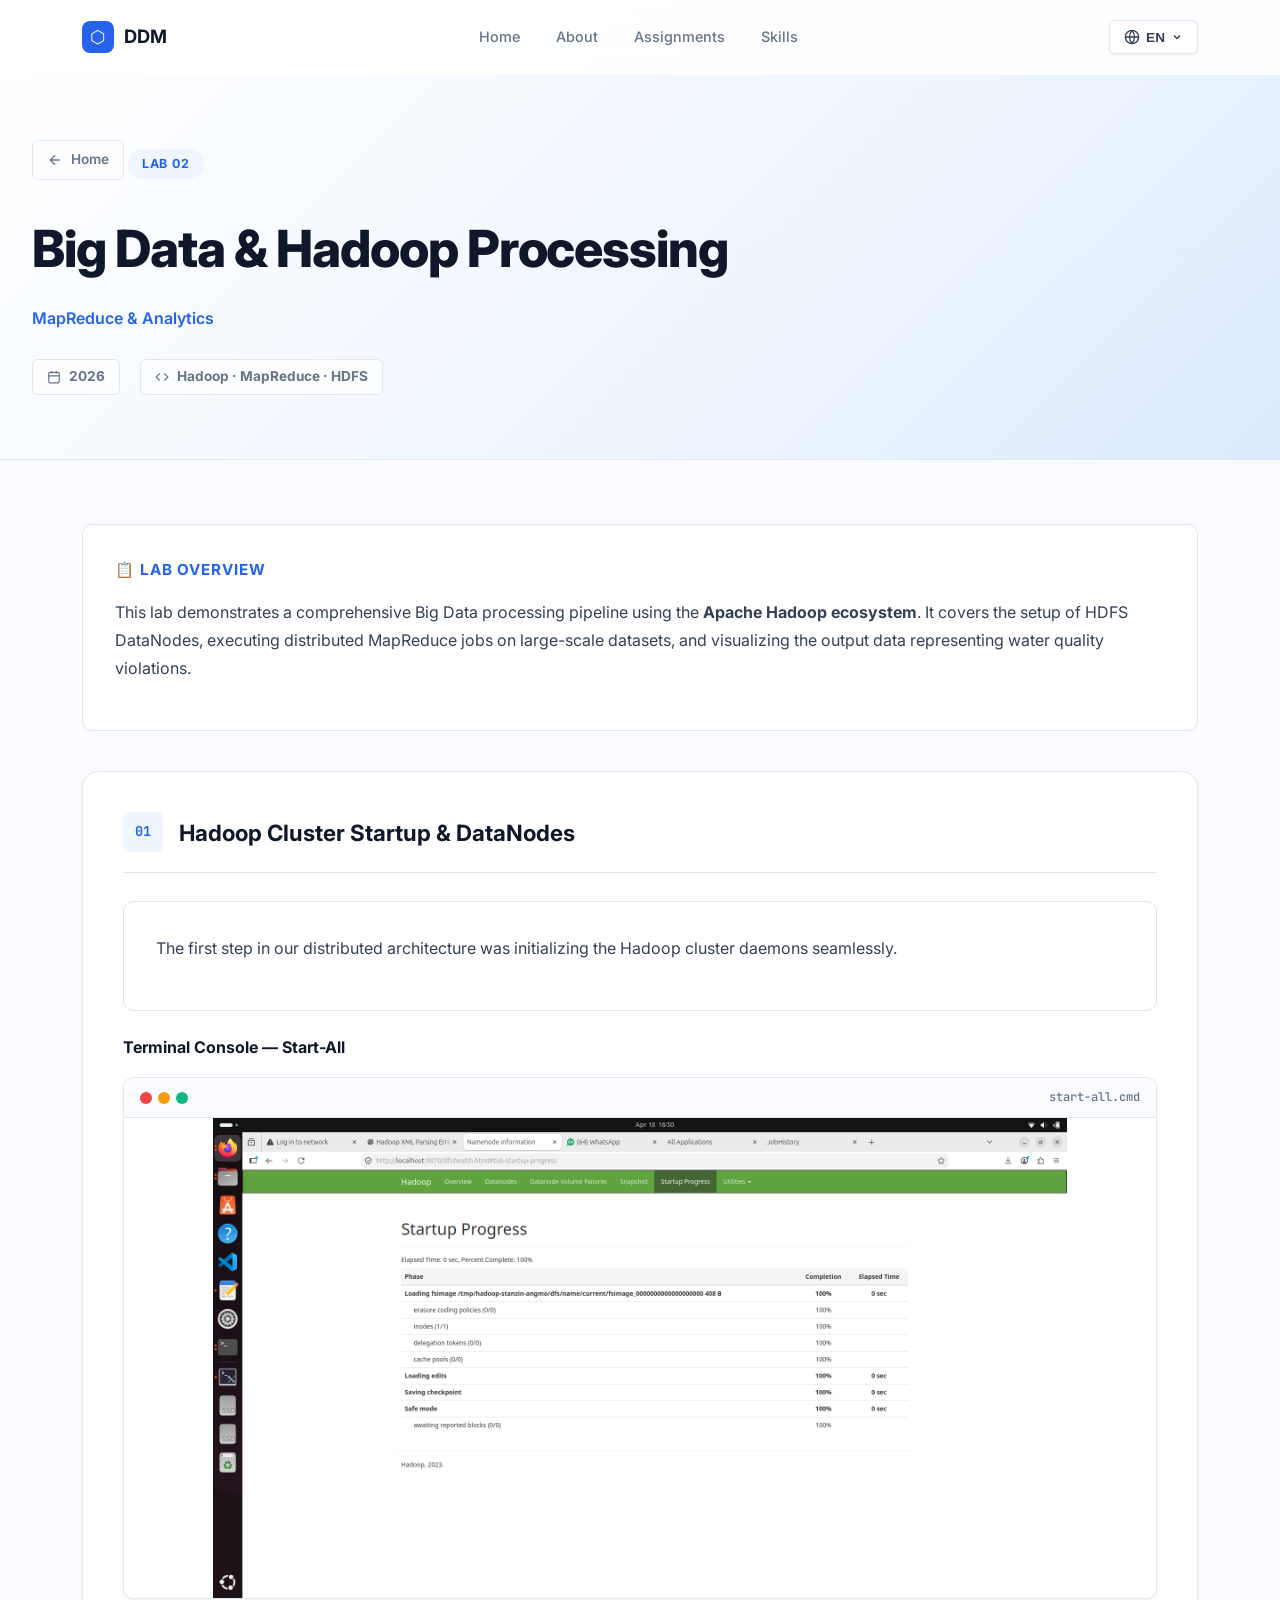
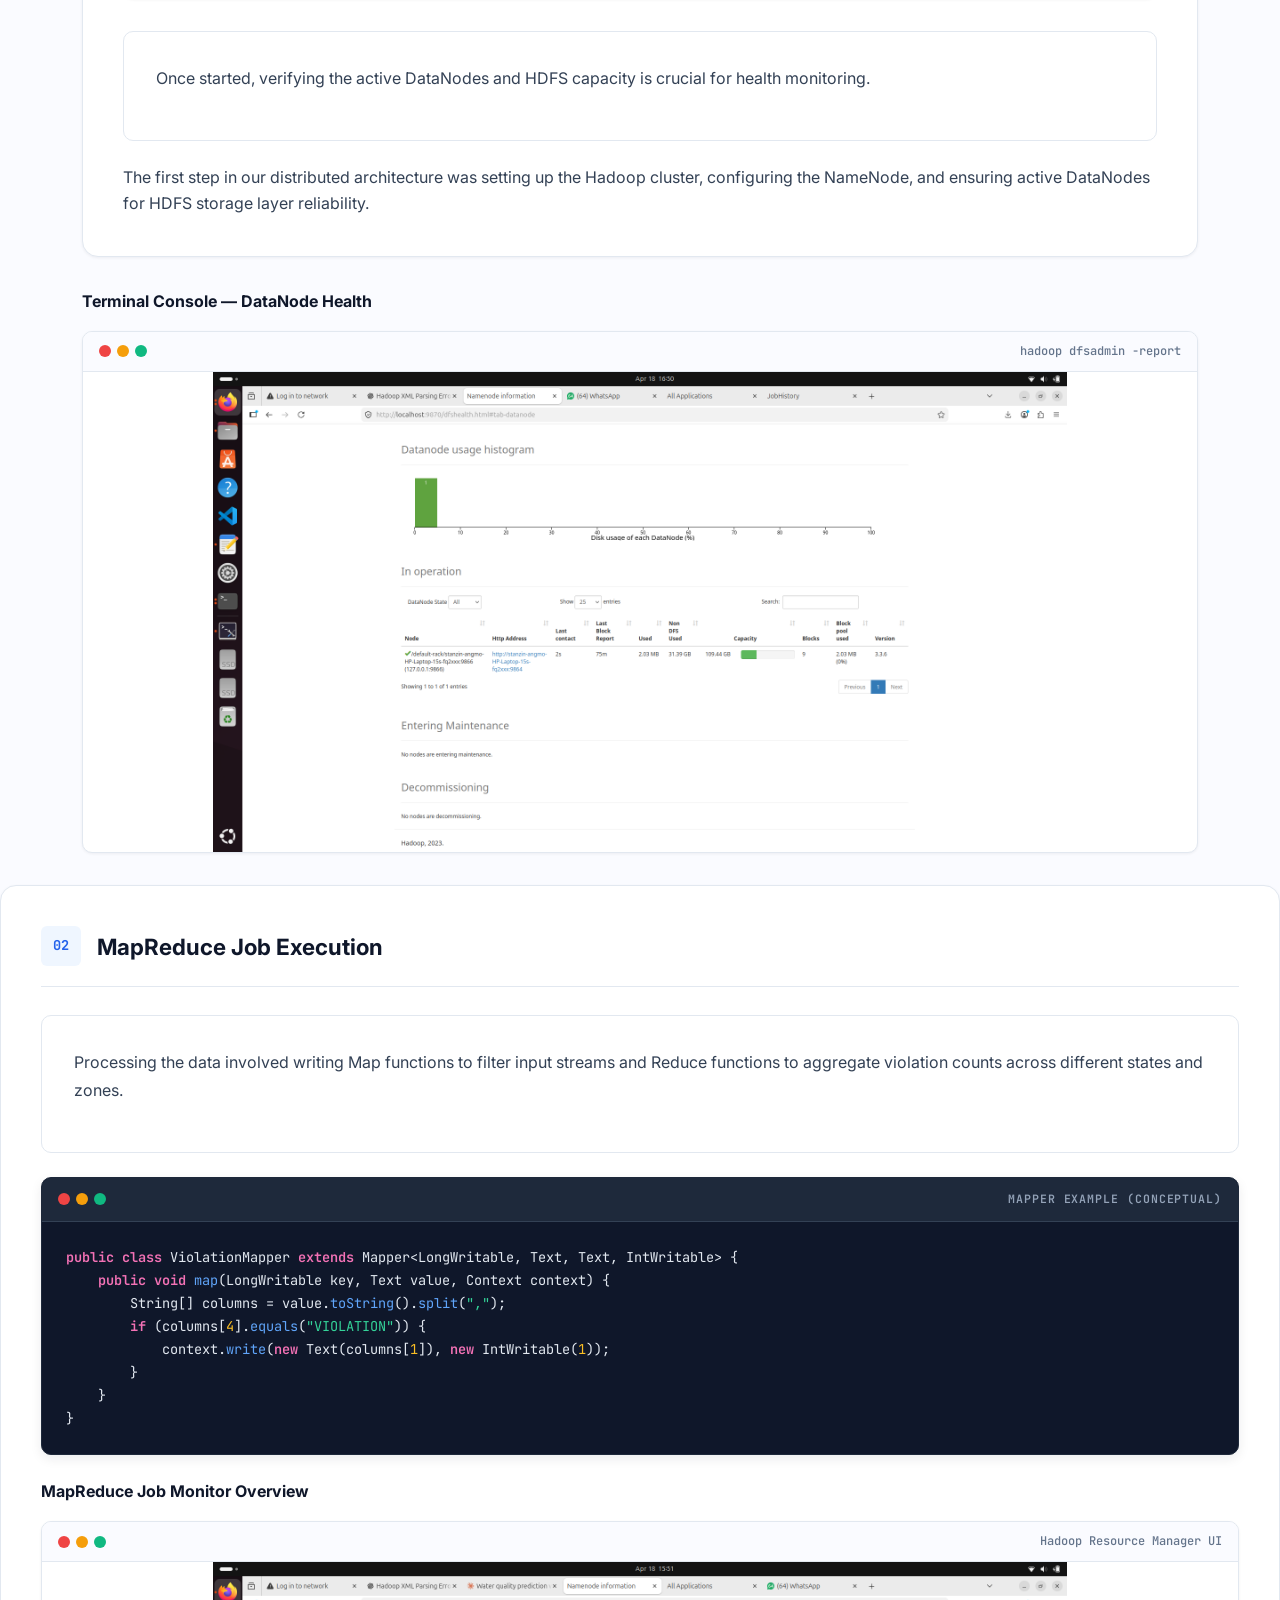
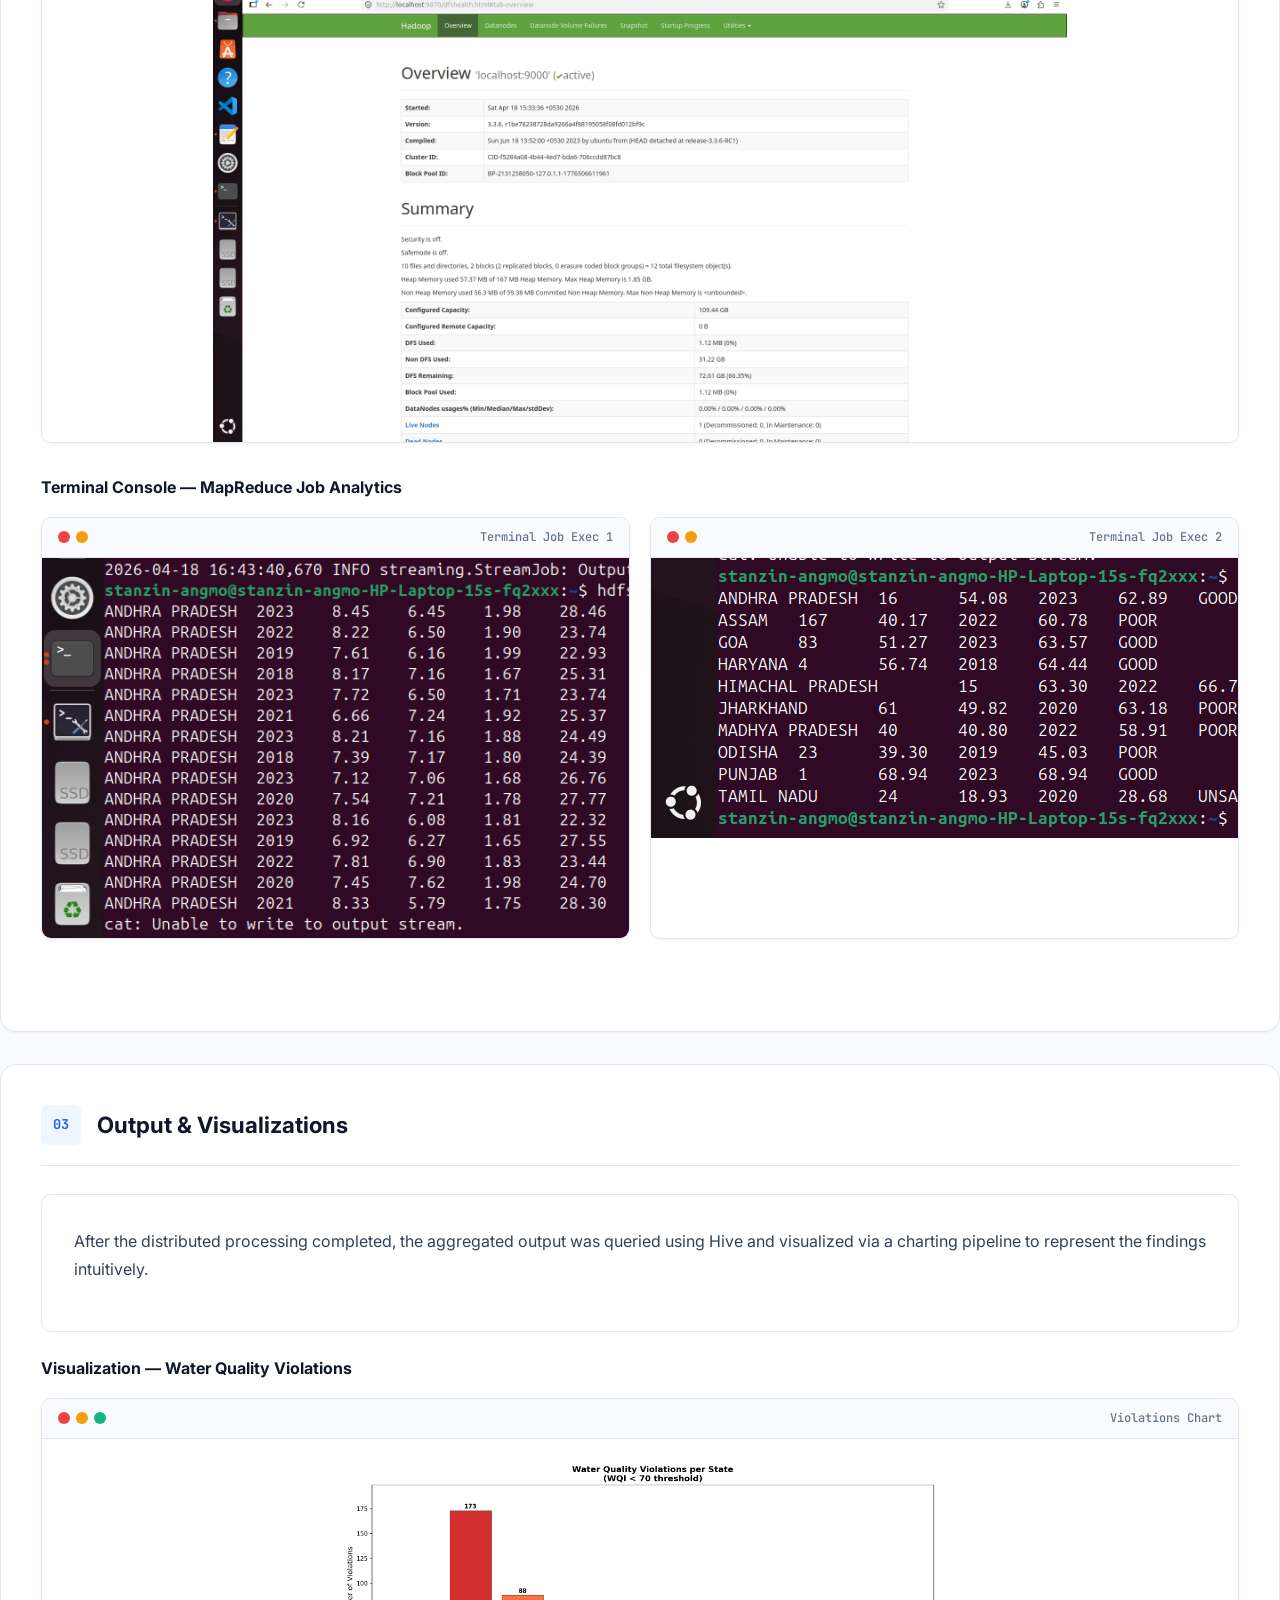
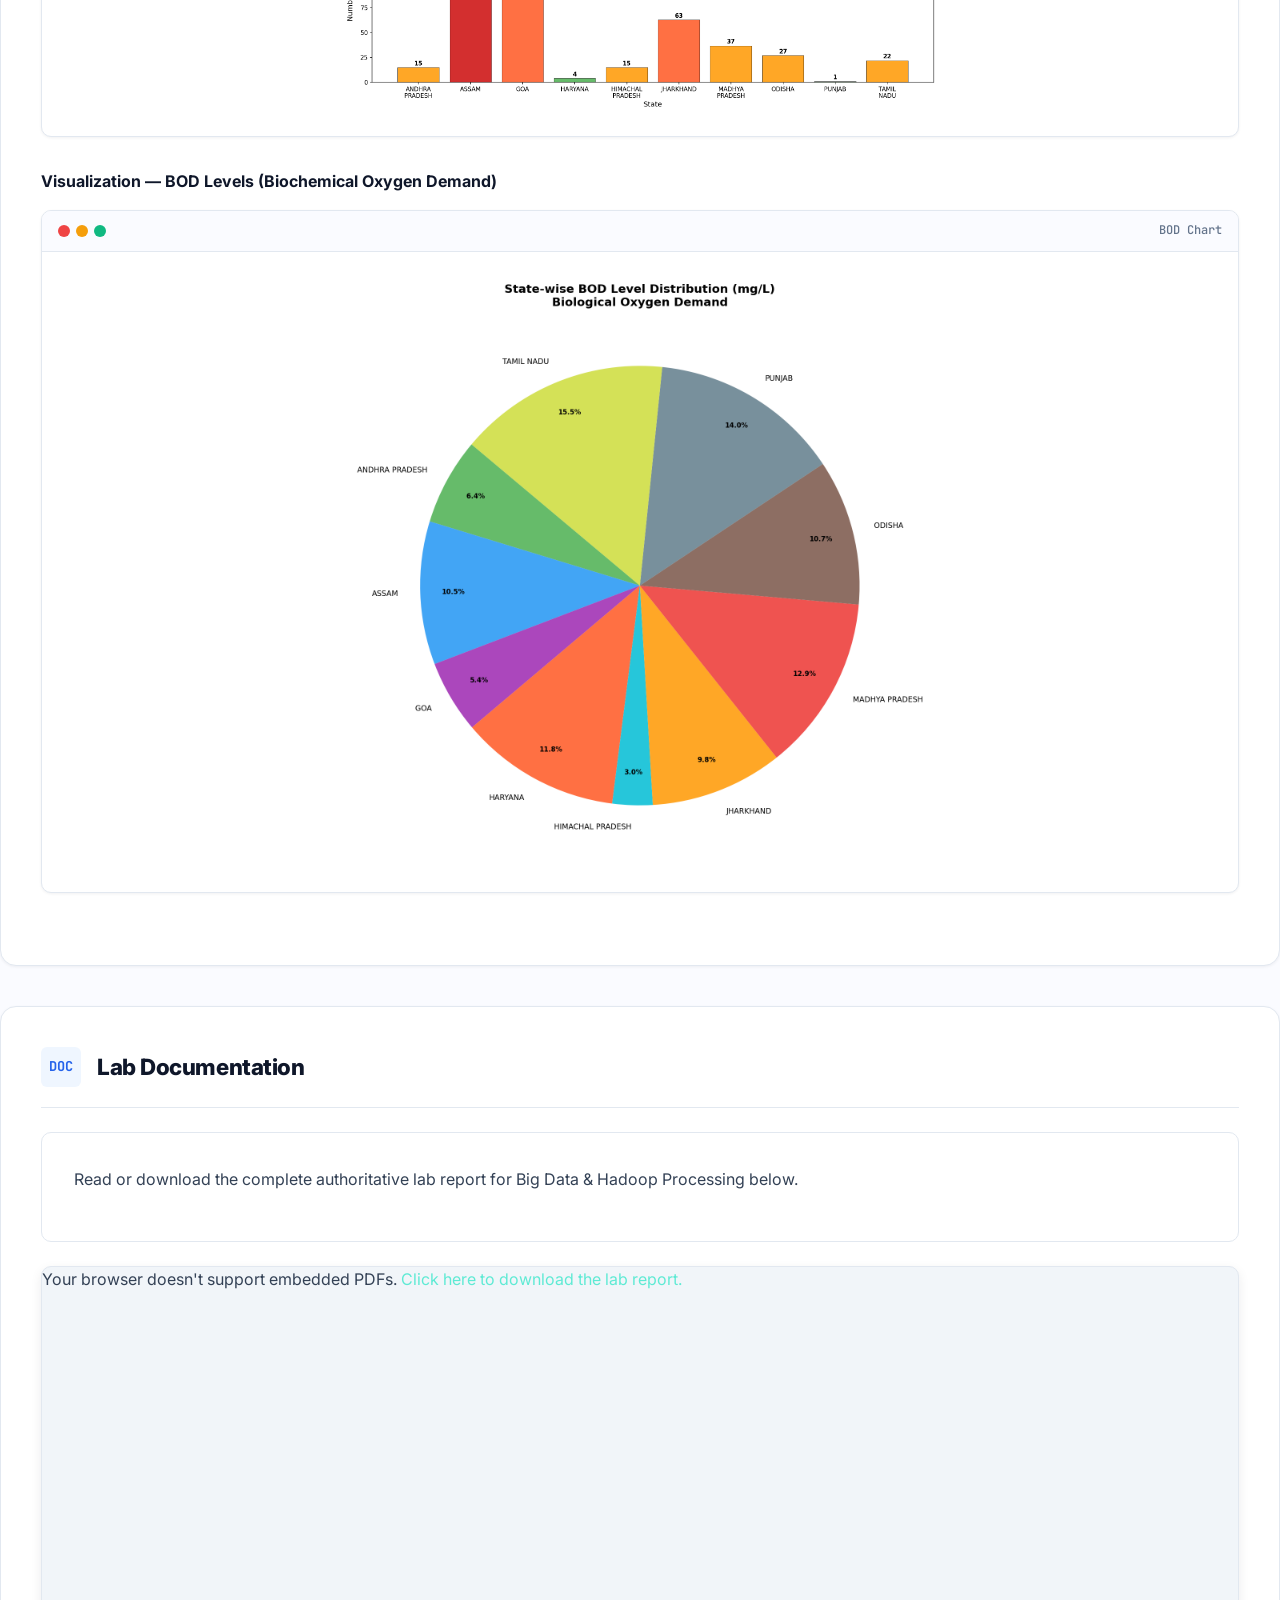
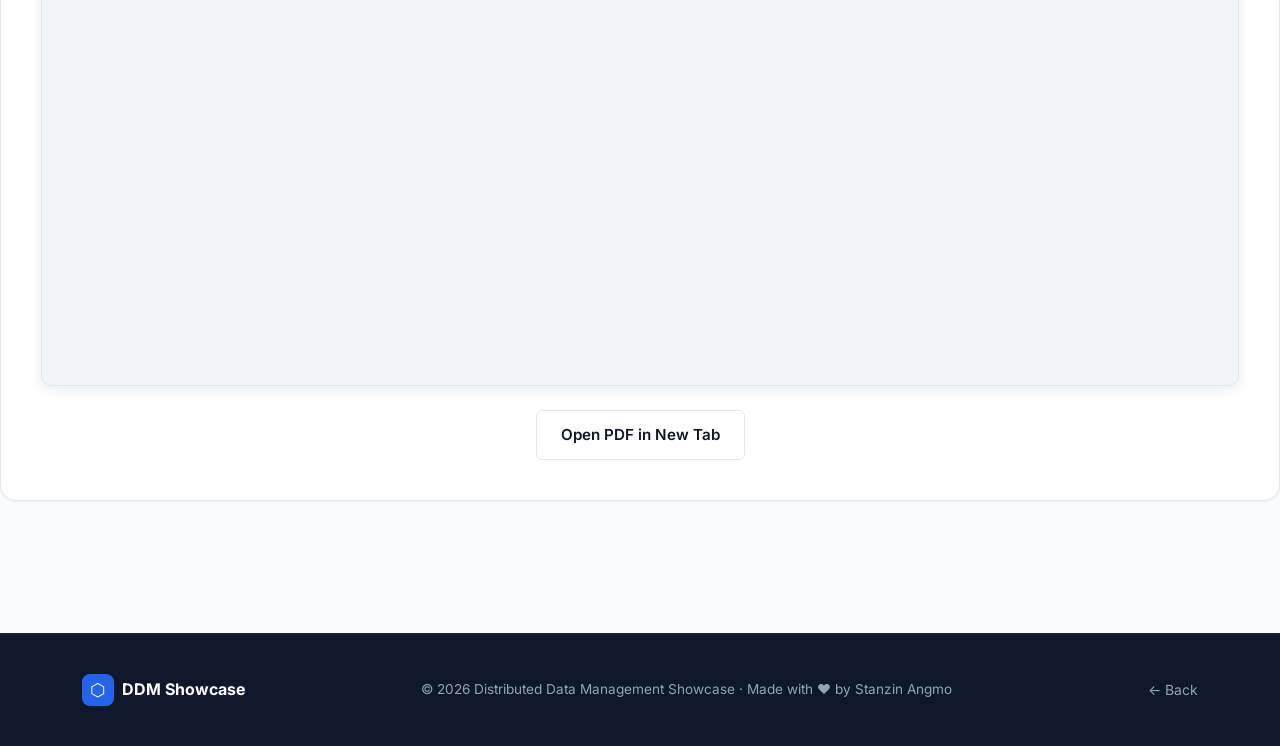
<file: lab2.html>
<!DOCTYPE html>
<html lang="en" dir="ltr">
<head>
  <meta charset="UTF-8"/>
  <meta name="viewport" content="width=device-width, initial-scale=1.0"/>
  <title>Lab 02 — Big Data & Hadoop | DDM Showcase</title>
  <meta name="description" content="Lab 02: Big Data Hadoop Processing — DataNodes, MapReduce, Hive Analytics, and Visualizations on large-scale datasets."/>
  <link rel="preconnect" href="https://fonts.googleapis.com"/>
  <link rel="preconnect" href="https://fonts.gstatic.com" crossorigin/>
  <link href="https://fonts.googleapis.com/css2?family=Inter:wght@300;400;500;600;700;800;900&family=JetBrains+Mono:wght@400;500;600&display=swap" rel="stylesheet"/>
  <link rel="stylesheet" href="style.css"/>
</head>
<body>

  <!-- ── Navbar ── -->
  <nav class="navbar scrolled" id="navbar">
    <div class="nav-inner">
      <a href="index.html" class="nav-logo"><span class="logo-icon">⬡</span><span>DDM</span></a>
      <ul class="nav-links" id="navLinks">
        <li><a href="index.html#home"        class="nav-link" data-i18n="nav_home">Home</a></li>
        <li><a href="index.html#about"       class="nav-link" data-i18n="nav_about">About</a></li>
        <li><a href="index.html#assignments" class="nav-link" data-i18n="nav_assignments">Assignments</a></li>
        <li><a href="index.html#skills"      class="nav-link" data-i18n="nav_skills">Skills</a></li>
      </ul>
      <div class="lang-selector">
        <button class="lang-btn" id="langBtn" aria-label="Choose Language">
          <svg width="16" height="16" fill="none" stroke="currentColor" stroke-width="2" viewBox="0 0 24 24"><circle cx="12" cy="12" r="10"/><path d="M2 12h20M12 2a15.3 15.3 0 010 20M12 2a15.3 15.3 0 000 20"/></svg>
          <span id="langLabel">EN</span>
          <svg width="12" height="12" fill="none" stroke="currentColor" stroke-width="2.5" viewBox="0 0 24 24"><polyline points="6 9 12 15 18 9"/></svg>
        </button>
        <div class="lang-dropdown" id="langDropdown">
          <button class="lang-option active" data-lang="en"><span class="lang-flag">🌐</span><span class="lang-native">English</span><span class="lang-en">Default</span></button>
          <button class="lang-option" data-lang="hi"><span class="lang-flag">🇮🇳</span><span class="lang-native">हिंदी</span></button>
          <button class="lang-option" data-lang="kn"><span class="lang-flag">🇮🇳</span><span class="lang-native">ಕನ್ನಡ</span></button>
          <button class="lang-option" data-lang="lad"><span class="lang-flag">🏔️</span><span class="lang-native">ལ་དྭགས</span></button>
          <button class="lang-option" data-lang="ml"><span class="lang-flag">🇮🇳</span><span class="lang-native">മലയാളം</span></button>
          <button class="lang-option" data-lang="gu"><span class="lang-flag">🇮🇳</span><span class="lang-native">ગુજરાતી</span></button>
          <button class="lang-option" data-lang="bn"><span class="lang-flag">🇮🇳</span><span class="lang-native">বাংলা</span></button>
          <button class="lang-option" data-lang="ur"><span class="lang-flag">🌙</span><span class="lang-native">اردو</span></button>
        </div>
      </div>
      <button class="hamburger" id="hamburger" aria-label="Toggle menu"><span></span><span></span><span></span></button>
    </div>
  </nav>

  <!-- ── Inner Hero ── -->
  <section class="inner-hero">
    <a href="index.html" class="back-link">
      <svg width="16" height="16" viewBox="0 0 24 24" fill="none" stroke="currentColor" stroke-width="2"><path d="M19 12H5M12 19l-7-7 7-7"/></svg>
      <span data-i18n="nav_home">Home</span>
    </a>
    <div class="card-badge lab" style="margin-bottom:16px;" data-i18n="card3_badge">Lab 02</div>
    <h1 class="inner-title"><span data-i18n="card3_title">Big Data & <span class="gradient-text">Hadoop Processing</span></span></h1>
    <p class="inner-sub" data-i18n="card3_sub">MapReduce & Analytics</p>
    <div class="inner-meta">
      <div class="meta-item">
        <svg width="14" height="14" fill="none" stroke="currentColor" stroke-width="2" viewBox="0 0 24 24"><rect x="3" y="4" width="18" height="18" rx="2"/><path d="M16 2v4M8 2v4M3 10h18"/></svg>
        <strong>2026</strong>
      </div>
      <div class="meta-item">
        <svg width="14" height="14" fill="none" stroke="currentColor" stroke-width="2" viewBox="0 0 24 24"><polyline points="16 18 22 12 16 6"/><polyline points="8 6 2 12 8 18"/></svg>
        <strong>Hadoop · MapReduce · HDFS</strong>
      </div>
    </div>
  </section>

  <!-- ── Lab Content ── -->
  <div class="lab-content">
    <div class="container">

      <!-- Overview -->
      <div class="content-block" style="margin-bottom:40px;">
        <h4>📋 Lab Overview</h4>
        <p>This lab demonstrates a comprehensive Big Data processing pipeline using the <strong>Apache Hadoop ecosystem</strong>. It covers the setup of HDFS DataNodes, executing distributed MapReduce jobs on large-scale datasets, and visualizing the output data representing water quality violations.</p>
      </div>

      <!-- ═══ Experiment 1 ═══ -->
      <div class="exp-section">
        <div class="exp-header"><div class="exp-num">01</div><h2>Hadoop Cluster Startup & DataNodes</h2></div>
        <div class="content-block">
          <p>The first step in our distributed architecture was initializing the Hadoop cluster daemons seamlessly.</p>
        </div>
        <div class="output-section">
          <h3>Terminal Console — Start-All</h3>
          <div class="screenshot-card">
            <div class="screenshot-header">
              <div class="code-dots"><span></span><span></span><span></span></div>
              <span class="screenshot-label">start-all.cmd</span>
            </div>
            <img src="img_lab2_startup.png" alt="Hadoop terminal output showing startup of cluster" loading="lazy" style="max-height: 480px; width: auto; display: block; margin: 0 auto; object-fit: contain;" />
          </div>
        </div>
        <div class="content-block" style="margin-top:24px;">
          <p>Once started, verifying the active DataNodes and HDFS capacity is crucial for health monitoring.</p>
        </div>
          <p>The first step in our distributed architecture was setting up the Hadoop cluster, configuring the NameNode, and ensuring active DataNodes for HDFS storage layer reliability.</p>
        </div>
        <div class="output-section">
          <h3>Terminal Console — DataNode Health</h3>
          <div class="screenshot-card">
            <div class="screenshot-header">
              <div class="code-dots"><span></span><span></span><span></span></div>
              <span class="screenshot-label">hadoop dfsadmin -report</span>
            </div>
            <img src="img_lab2_datanode.png" alt="Hadoop terminal output showing active datanodes and HDFS capacity" loading="lazy" style="max-height: 480px; width: auto; display: block; margin: 0 auto; object-fit: contain;" />
          </div>
        </div>
      </div>

      <!-- ═══ Experiment 2 ═══ -->
      <div class="exp-section">
        <div class="exp-header"><div class="exp-num">02</div><h2>MapReduce Job Execution</h2></div>
        <div class="content-block">
          <p>Processing the data involved writing Map functions to filter input streams and Reduce functions to aggregate violation counts across different states and zones.</p>
        </div>
        <div class="code-block" style="margin-bottom: 24px;">
          <div class="code-header"><div class="code-dots"><span></span><span></span><span></span></div><span class="code-lang">Mapper Example (Conceptual)</span></div>
          <pre><span class="kw">public class</span> ViolationMapper <span class="kw">extends</span> Mapper&lt;LongWritable, Text, Text, IntWritable&gt; {
    <span class="kw">public void</span> <span class="fn">map</span>(LongWritable key, Text value, Context context) {
        String[] columns = value.<span class="fn">toString</span>().<span class="fn">split</span>(<span class="str">","</span>);
        <span class="kw">if</span> (columns[<span class="num">4</span>].<span class="fn">equals</span>(<span class="str">"VIOLATION"</span>)) {
            context.<span class="fn">write</span>(<span class="kw">new</span> Text(columns[<span class="num">1</span>]), <span class="kw">new</span> IntWritable(<span class="num">1</span>));
        }
    }
}</pre>
        </div>
        <div class="output-section">
          <h3>MapReduce Job Monitor Overview</h3>
          <div class="screenshot-card">
            <div class="screenshot-header">
              <div class="code-dots"><span></span><span></span><span></span></div>
              <span class="screenshot-label">Hadoop Resource Manager UI</span>
            </div>
            <img src="img_lab2_overview.png" alt="Hadoop UI overview showing running MapReduce Jobs and their status" loading="lazy" style="max-height: 480px; width: auto; display: block; margin: 0 auto; object-fit: contain;" />
          </div>
        </div>
        <div class="output-section" style="margin-top:24px;">
          <h3>Terminal Console — MapReduce Job Analytics</h3>
          <div style="display:grid; grid-template-columns: repeat(auto-fit, minmax(300px, 1fr)); gap:20px;">
            <div class="screenshot-card">
              <div class="screenshot-header"><div class="code-dots"><span></span><span></span></div><span class="screenshot-label">Terminal Job Exec 1</span></div>
              <img src="img_lab2_job1.png" alt="MapReduce Job Console Output 1" loading="lazy" style="max-height: 380px; width: auto; display: block; margin: 0 auto; object-fit: contain;" />
            </div>
            <div class="screenshot-card">
              <div class="screenshot-header"><div class="code-dots"><span></span><span></span></div><span class="screenshot-label">Terminal Job Exec 2</span></div>
              <img src="img_lab2_job2.png" alt="MapReduce Job Console Output 2" loading="lazy" style="max-height: 380px; width: auto; display: block; margin: 0 auto; object-fit: contain;" />
            </div>
          </div>
        </div>
      </div>

      <!-- ═══ Experiment 3 ═══ -->
      <div class="exp-section">
        <div class="exp-header"><div class="exp-num">03</div><h2>Output & Visualizations</h2></div>
        <div class="content-block">
          <p>After the distributed processing completed, the aggregated output was queried using Hive and visualized via a charting pipeline to represent the findings intuitively.</p>
        </div>
        <div class="output-section">
          <h3>Visualization — Water Quality Violations</h3>
          <div class="screenshot-card">
            <div class="screenshot-header">
              <div class="code-dots"><span></span><span></span><span></span></div>
              <span class="screenshot-label">Violations Chart</span>
            </div>
            <img src="img_lab2_chart.png" alt="Bar chart output of violations data aggregated by the Hadoop pipeline" loading="lazy" style="max-width: 600px; height: auto; display: block; margin: 0 auto; padding: 20px 0;" />
          </div>
        </div>
        <div class="output-section" style="margin-top:24px;">
          <h3>Visualization — BOD Levels (Biochemical Oxygen Demand)</h3>
          <div class="screenshot-card">
            <div class="screenshot-header">
              <div class="code-dots"><span></span><span></span><span></span></div>
              <span class="screenshot-label">BOD Chart</span>
            </div>
            <img src="img_lab2_chart_bod.png" alt="Chart showing BOD levels across datasets" loading="lazy" style="max-width: 600px; height: auto; display: block; margin: 0 auto; padding: 20px 0;" />
          </div>
        </div>
      </div>

      <!-- ═══ Full Report ═══ -->
      <div class="exp-section" style="margin-top:40px;">
        <div class="exp-header" style="display:flex; align-items:center; gap:16px; margin-bottom:24px;">
          <div class="exp-num" style="width:44px; height:44px; border-radius:12px; background:linear-gradient(135deg, #0d9488, #0f766e); display:flex; align-items:center; justify-content:center; font-family:'JetBrains Mono',monospace; font-weight:700; font-size:0.85rem;">DOC</div>
          <h2 style="font-size:1.6rem; font-weight:800; letter-spacing:-0.02em; margin:0;">Lab Documentation</h2>
        </div>
        <div class="content-block">
          <p>Read or download the complete authoritative lab report for Big Data & Hadoop Processing below.</p>
        </div>
        <div class="pdf-container" style="width: 100%; height: 80vh; border-radius: 12px; overflow: hidden; border: 1px solid rgba(13,148,136,0.3);">
          <object data="labexp2_ddm.pdf" type="application/pdf" width="100%" height="100%">
            <p>Your browser doesn't support embedded PDFs. <a href="labexp2_ddm.pdf" style="color:#5eead4;">Click here to download the lab report.</a></p>
          </object>
        </div>
        <div style="text-align:center; margin-top:24px;">
          <a href="labexp2_ddm.pdf" target="_blank" class="btn btn-ghost" style="display:inline-flex; gap:8px;">
            Open PDF in New Tab
          </a>
        </div>
      </div>

    </div>
  </div>

  <!-- ── Footer ── -->
  <footer class="footer">
    <div class="container">
      <div class="footer-inner">
        <div class="footer-brand"><span class="logo-icon">⬡</span><span>DDM Showcase</span></div>
        <p class="footer-copy" data-i18n="footer_txt">© 2026 Distributed Data Management Showcase · Made with ❤️ by Stanzin Angmo</p>
        <div class="footer-links"><a href="index.html">← Back</a></div>
      </div>
    </div>
  </footer>

  <script src="script.js"></script>
</body>
</html>
</file>
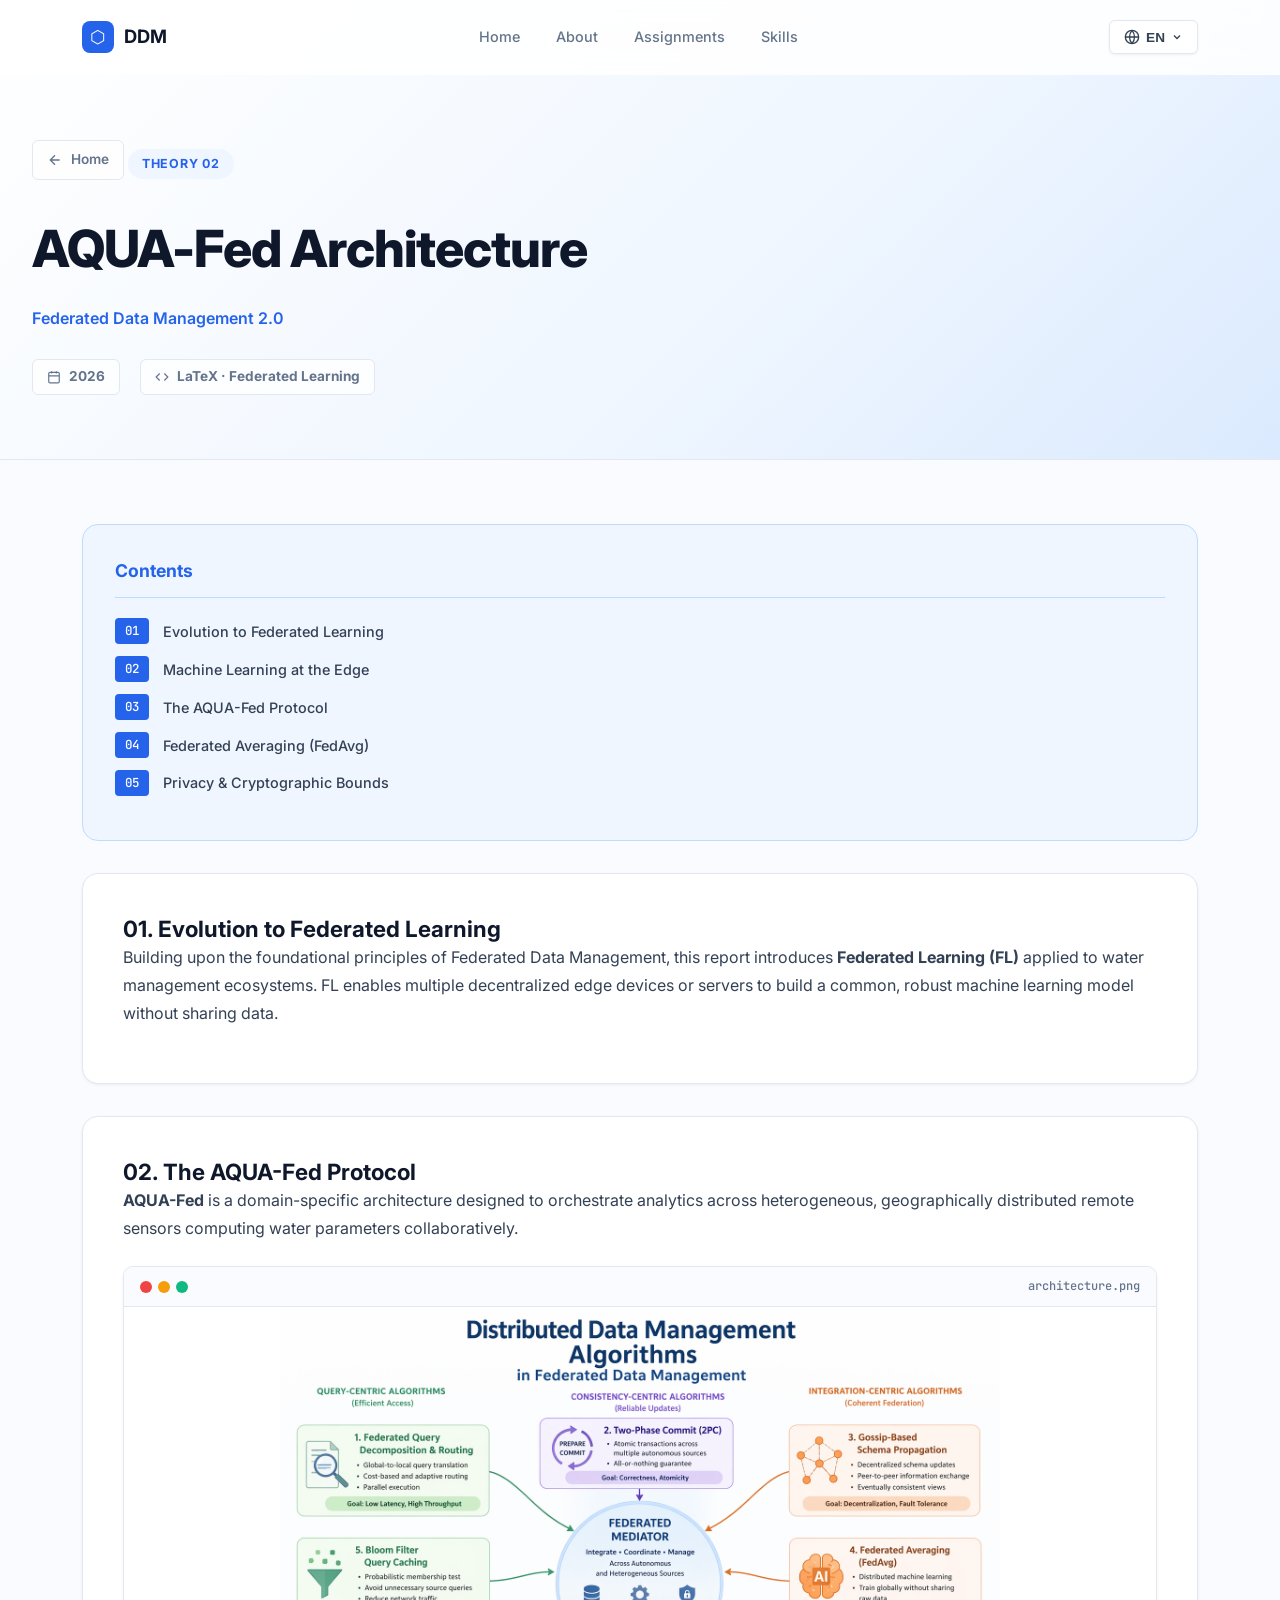
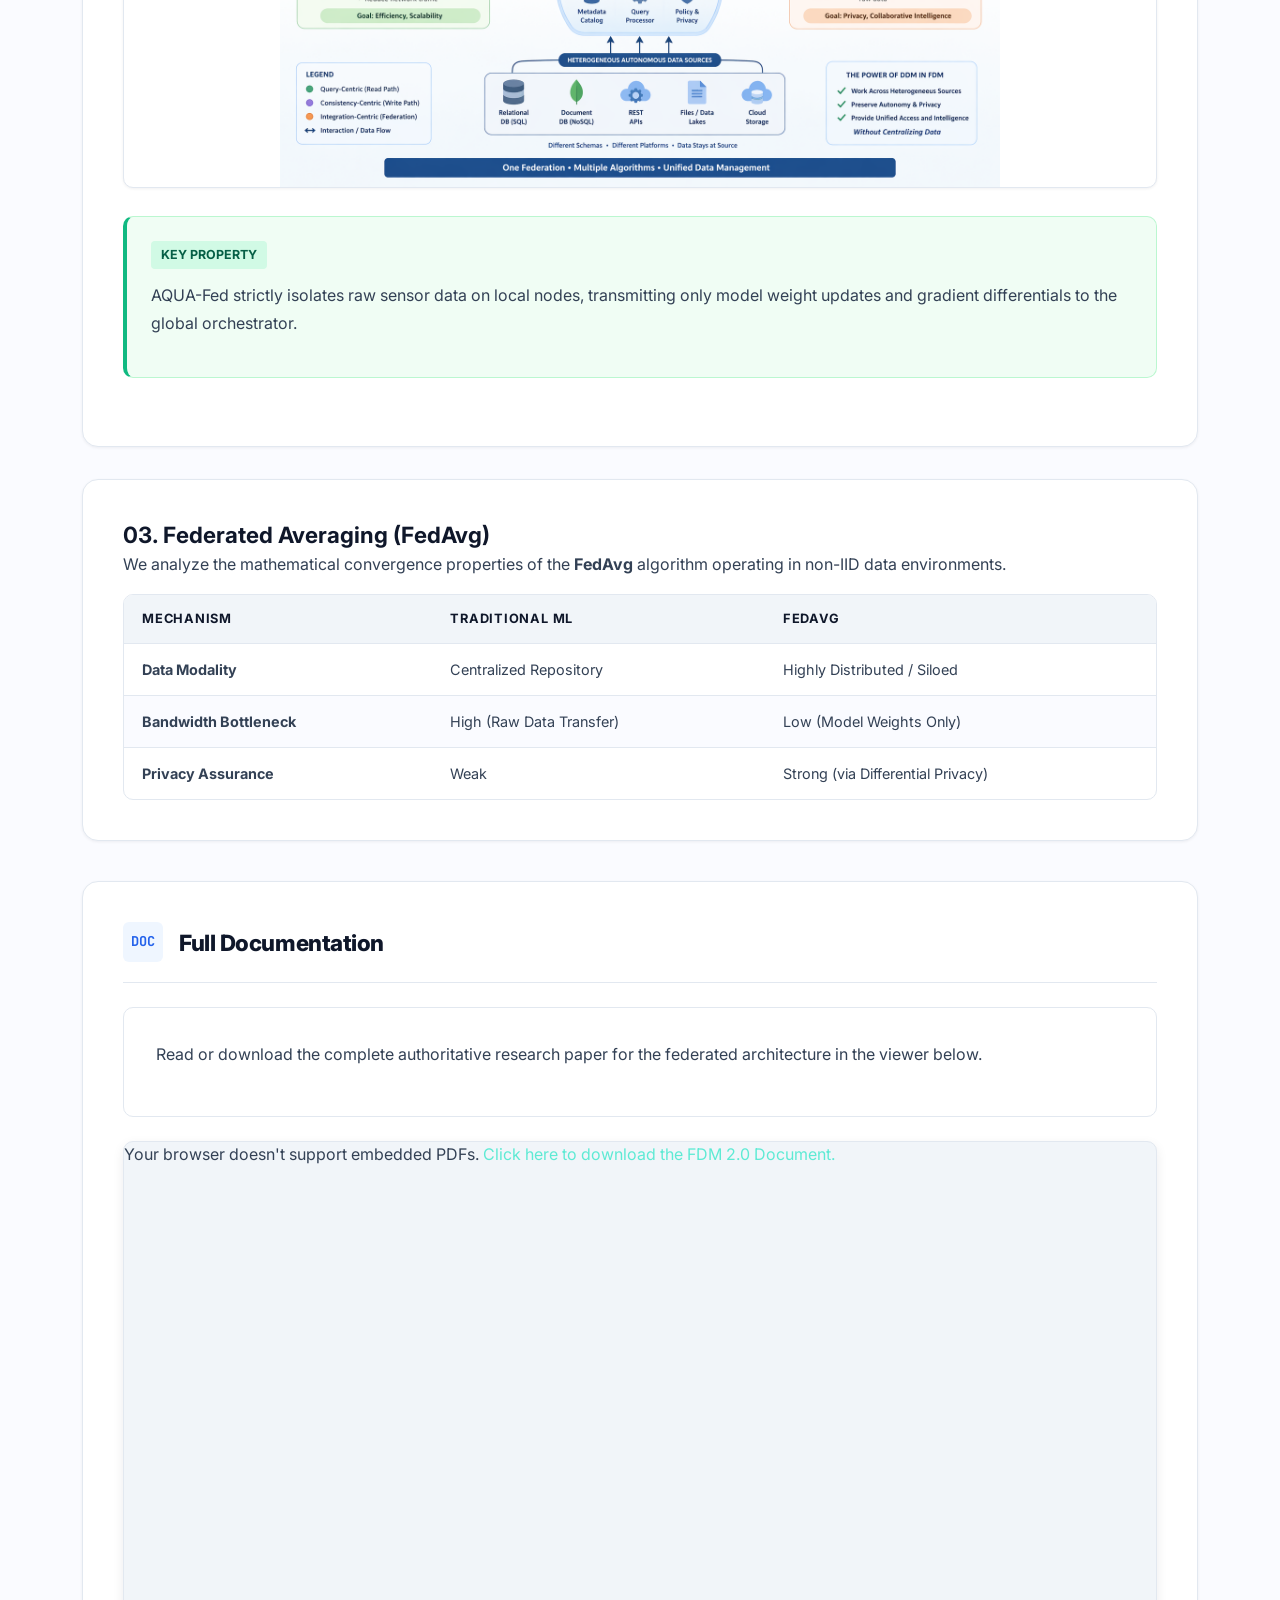
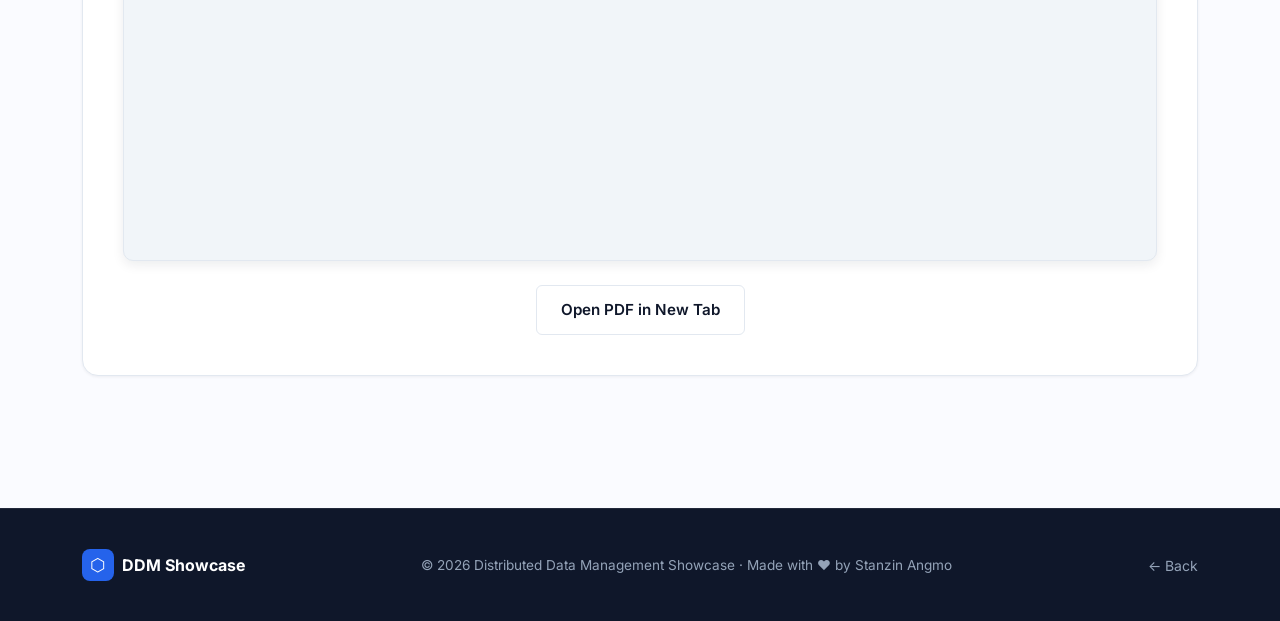
<file: theory2.html>
<!DOCTYPE html>
<html lang="en" dir="ltr">
<head>
  <meta charset="UTF-8"/>
  <meta name="viewport" content="width=device-width, initial-scale=1.0"/>
  <title>Theory 02 — AQUA-Fed Architecture | DDM Showcase</title>
  <meta name="description" content="Theory 02: Research report on AQUA-Fed Architecture, Federated Learning, and Privacy-Preserving data integration."/>
  <link rel="preconnect" href="https://fonts.googleapis.com"/>
  <link rel="preconnect" href="https://fonts.gstatic.com" crossorigin/>
  <link href="https://fonts.googleapis.com/css2?family=Inter:wght@300;400;500;600;700;800;900&family=JetBrains+Mono:wght@400;500;600&display=swap" rel="stylesheet"/>
  <link rel="stylesheet" href="style.css"/>
</head>
<body>

  <!-- ── Navbar ── -->
  <nav class="navbar scrolled" id="navbar">
    <div class="nav-inner">
      <a href="index.html" class="nav-logo"><span class="logo-icon">⬡</span><span>DDM</span></a>
      <ul class="nav-links" id="navLinks">
        <li><a href="index.html#home"        class="nav-link" data-i18n="nav_home">Home</a></li>
        <li><a href="index.html#about"       class="nav-link" data-i18n="nav_about">About</a></li>
        <li><a href="index.html#assignments" class="nav-link" data-i18n="nav_assignments">Assignments</a></li>
        <li><a href="index.html#skills"      class="nav-link" data-i18n="nav_skills">Skills</a></li>
      </ul>
      <div class="lang-selector">
        <button class="lang-btn" id="langBtn" aria-label="Choose Language">
          <svg width="16" height="16" fill="none" stroke="currentColor" stroke-width="2" viewBox="0 0 24 24"><circle cx="12" cy="12" r="10"/><path d="M2 12h20M12 2a15.3 15.3 0 010 20M12 2a15.3 15.3 0 000 20"/></svg>
          <span id="langLabel">EN</span>
          <svg width="12" height="12" fill="none" stroke="currentColor" stroke-width="2.5" viewBox="0 0 24 24"><polyline points="6 9 12 15 18 9"/></svg>
        </button>
        <div class="lang-dropdown" id="langDropdown">
           <button class="lang-option active" data-lang="en"><span class="lang-flag">🌐</span><span class="lang-native">English</span><span class="lang-en">Default</span></button>
          <button class="lang-option" data-lang="hi"><span class="lang-flag">🇮🇳</span><span class="lang-native">हिंदी</span></button>
          <button class="lang-option" data-lang="kn"><span class="lang-flag">🇮🇳</span><span class="lang-native">ಕನ್ನಡ</span></button>
          <button class="lang-option" data-lang="lad"><span class="lang-flag">🏔️</span><span class="lang-native">ལ་དྭགས</span></button>
          <button class="lang-option" data-lang="ml"><span class="lang-flag">🇮🇳</span><span class="lang-native">മലയാളം</span></button>
          <button class="lang-option" data-lang="gu"><span class="lang-flag">🇮🇳</span><span class="lang-native">ગુજરાતી</span></button>
          <button class="lang-option" data-lang="bn"><span class="lang-flag">🇮🇳</span><span class="lang-native">বাংলা</span></button>
          <button class="lang-option" data-lang="ur"><span class="lang-flag">🌙</span><span class="lang-native">اردو</span></button>
        </div>
      </div>
      <button class="hamburger" id="hamburger" aria-label="Toggle menu"><span></span><span></span><span></span></button>
    </div>
  </nav>

  <!-- ── Inner Hero ── -->
  <section class="inner-hero">
    <a href="index.html" class="back-link">
      <svg width="16" height="16" viewBox="0 0 24 24" fill="none" stroke="currentColor" stroke-width="2"><path d="M19 12H5M12 19l-7-7 7-7"/></svg>
      <span data-i18n="nav_home">Home</span>
    </a>
    <div class="card-badge theory" style="margin-bottom:16px;" data-i18n="card4_badge">Theory 02</div>
    <h1 class="inner-title">AQUA-Fed <span class="gradient-text">Architecture</span></h1>
    <p class="inner-sub" data-i18n="card4_sub">Federated Data Management 2.0</p>
    <div class="inner-meta">
      <div class="meta-item">
        <svg width="14" height="14" fill="none" stroke="currentColor" stroke-width="2" viewBox="0 0 24 24"><rect x="3" y="4" width="18" height="18" rx="2"/><path d="M16 2v4M8 2v4M3 10h18"/></svg>
        <strong>2026</strong>
      </div>
      <div class="meta-item">
        <svg width="14" height="14" fill="none" stroke="currentColor" stroke-width="2" viewBox="0 0 24 24"><polyline points="16 18 22 12 16 6"/><polyline points="8 6 2 12 8 18"/></svg>
        <strong>LaTeX · Federated Learning</strong>
      </div>
    </div>
  </section>

  <!-- ── Theory Content ── -->
  <div class="theory-content">
    <div class="container">

      <!-- Table of Contents -->
      <div class="toc-card">
        <h3>Contents</h3>
        <div class="toc-list">
          <div class="toc-item"><span>01</span> Evolution to Federated Learning</div>
          <div class="toc-item"><span>02</span> Machine Learning at the Edge</div>
          <div class="toc-item"><span>03</span> The AQUA-Fed Protocol</div>
          <div class="toc-item"><span>04</span> Federated Averaging (FedAvg)</div>
          <div class="toc-item"><span>05</span> Privacy & Cryptographic Bounds</div>
        </div>
      </div>
      
      <!-- Content Sections -->
      <div class="theory-section">
        <h2>01. Evolution to Federated Learning</h2>
        <p>Building upon the foundational principles of Federated Data Management, this report introduces <strong>Federated Learning (FL)</strong> applied to water management ecosystems. FL enables multiple decentralized edge devices or servers to build a common, robust machine learning model without sharing data.</p>
      </div>

      <div class="theory-section">
        <h2>02. The AQUA-Fed Protocol</h2>
        <p><strong>AQUA-Fed</strong> is a domain-specific architecture designed to orchestrate analytics across heterogeneous, geographically distributed remote sensors computing water parameters collaboratively.</p>
        <div class="output-section" style="margin: 24px 0;">
          <div class="screenshot-card">
            <div class="screenshot-header">
              <div class="code-dots"><span></span><span></span><span></span></div>
              <span class="screenshot-label">architecture.png</span>
            </div>
            <img src="img_theory2_arch.png" alt="Data Management Architecture for AQUA-Fed" loading="lazy" style="max-height: 480px; width: auto; display: block; margin: 0 auto; object-fit: contain;" />
          </div>
        </div>
        <div class="insight-box">
          <div class="insight-label">Key Property</div>
          <p>AQUA-Fed strictly isolates raw sensor data on local nodes, transmitting only model weight updates and gradient differentials to the global orchestrator.</p>
        </div>
      </div>

      <div class="theory-section">
        <h2>03. Federated Averaging (FedAvg)</h2>
        <p>We analyze the mathematical convergence properties of the <strong>FedAvg</strong> algorithm operating in non-IID data environments.</p>
        <div class="compare-table-wrap">
          <table class="compare-table">
            <thead>
              <tr><th>Mechanism</th><th>Traditional ML</th><th>FedAvg</th></tr>
            </thead>
            <tbody>
              <tr>
                <td><strong>Data Modality</strong></td>
                <td>Centralized Repository</td>
                <td>Highly Distributed / Siloed</td>
              </tr>
              <tr>
                <td><strong>Bandwidth Bottleneck</strong></td>
                <td>High (Raw Data Transfer)</td>
                <td>Low (Model Weights Only)</td>
              </tr>
              <tr>
                <td><strong>Privacy Assurance</strong></td>
                <td>Weak</td>
                <td>Strong (via Differential Privacy)</td>
              </tr>
            </tbody>
          </table>
        </div>
      </div>

      <!-- Action -->
      <!-- ═══ Full Report ═══ -->
      <div class="exp-section" style="margin-top:40px;">
        <div class="exp-header" style="display:flex; align-items:center; gap:16px; margin-bottom:24px;">
          <div class="exp-num" style="width:44px; height:44px; border-radius:12px; background:linear-gradient(135deg, #f59e0b, #d97706); display:flex; align-items:center; justify-content:center; font-family:'JetBrains Mono',monospace; font-weight:700; font-size:0.85rem;">DOC</div>
          <h2 style="font-size:1.6rem; font-weight:800; letter-spacing:-0.02em; margin:0;">Full Documentation</h2>
        </div>
        <div class="content-block">
          <p>Read or download the complete authoritative research paper for the federated architecture in the viewer below.</p>
        </div>
        <div class="pdf-container" style="width: 100%; height: 80vh; border-radius: 12px; overflow: hidden; border: 1px solid rgba(13,148,136,0.3);">
          <object data="FDM_2.pdf" type="application/pdf" width="100%" height="100%">
            <p>Your browser doesn't support embedded PDFs. <a href="FDM_2.pdf" style="color:#5eead4;">Click here to download the FDM 2.0 Document.</a></p>
          </object>
        </div>
        <div style="text-align:center; margin-top:24px;">
          <a href="FDM_2.pdf" target="_blank" class="btn btn-ghost" style="display:inline-flex; gap:8px;">
            Open PDF in New Tab
          </a>
        </div>
      </div>

    </div>
  </div>

  <!-- ── Footer ── -->
  <footer class="footer">
    <div class="container">
      <div class="footer-inner">
        <div class="footer-brand"><span class="logo-icon">⬡</span><span>DDM Showcase</span></div>
        <p class="footer-copy" data-i18n="footer_txt">© 2026 Distributed Data Management Showcase · Made with ❤️ by Stanzin Angmo</p>
        <div class="footer-links"><a href="index.html">← Back</a></div>
      </div>
    </div>
  </footer>

  <script src="script.js"></script>
</body>
</html>
</file>
<file: style.css>
/* ─────────────────────────────────────────
   DDM Showcase — Clean Research Portfolio
───────────────────────────────────────── */
*, *::before, *::after { box-sizing: border-box; margin: 0; padding: 0; }

:root {
  --bg-app:        #FAFBFF;
  --bg-surface:    #FFFFFF;
  --bg-muted:      #F1F5F9;
  --border:        #E2E8F0;
  --border-focus:  #CBD5E1;
  --text-heading:  #0F172A;
  --text-body:     #334155;
  --text-muted:    #64748B;
  --primary:       #2563EB;
  --primary-hover: #1D4ED8;
  --primary-light: #EFF6FF;
  --shadow-sm:     0 1px 3px rgba(15,23,42,0.06);
  --shadow-md:     0 4px 12px rgba(15,23,42,0.08);
  --shadow-lg:     0 10px 30px rgba(15,23,42,0.10);
  --radius-sm:     6px;
  --radius-md:     10px;
  --radius-lg:     16px;
  --transition:    all 0.2s ease;
}

html { scroll-behavior: smooth; }
body { font-family: 'Inter', system-ui, sans-serif; background: var(--bg-app); color: var(--text-body); line-height: 1.6; overflow-x: hidden; -webkit-font-smoothing: antialiased; }
a { text-decoration: none; color: inherit; }
ul { list-style: none; }
.container { max-width: 1180px; margin: 0 auto; padding: 0 32px; }
::-webkit-scrollbar { width: 8px; }
::-webkit-scrollbar-track { background: var(--bg-app); }
::-webkit-scrollbar-thumb { background: var(--border-focus); border-radius: 4px; }

/* ── NAVBAR ── */
.navbar { position: fixed; top: 0; left: 0; right: 0; z-index: 100; padding: 20px 0; transition: var(--transition); background: rgba(255,255,255,0.85); backdrop-filter: blur(12px); border-bottom: 1px solid transparent; }
.navbar.scrolled { padding: 14px 0; background: rgba(255,255,255,0.97); border-bottom: 1px solid var(--border); box-shadow: var(--shadow-sm); }
.nav-inner { max-width: 1180px; margin: 0 auto; padding: 0 32px; display: flex; align-items: center; justify-content: space-between; gap: 12px; }
.nav-logo { display: flex; align-items: center; gap: 10px; font-weight: 700; font-size: 1.15rem; color: var(--text-heading); }
.logo-icon { display: flex; align-items: center; justify-content: center; width: 32px; height: 32px; background: var(--primary); color: #fff; border-radius: 8px; font-size: 1.1rem; font-weight: 900; }
.nav-links { display: flex; align-items: center; gap: 4px; }
.nav-link { padding: 8px 16px; border-radius: var(--radius-sm); font-size: 0.9rem; font-weight: 500; color: var(--text-muted); transition: var(--transition); }
.nav-link:hover, .nav-link.active { color: var(--text-heading); background: var(--bg-muted); }
.hamburger { display: none; flex-direction: column; gap: 4px; background: none; border: 1px solid var(--border); cursor: pointer; padding: 8px; border-radius: var(--radius-sm); }
.hamburger span { display: block; width: 20px; height: 2px; background: var(--text-heading); border-radius: 1px; }

/* ── LANGUAGE SELECTOR ── */
.lang-selector { position: relative; }
.lang-btn { display: flex; align-items: center; gap: 6px; background: var(--bg-surface); border: 1px solid var(--border); color: var(--text-body); border-radius: var(--radius-sm); padding: 8px 14px; font-size: 0.85rem; font-weight: 600; cursor: pointer; transition: var(--transition); box-shadow: var(--shadow-sm); }
.lang-btn:hover { background: var(--bg-muted); border-color: var(--border-focus); }
.lang-btn:active { transform: none; box-shadow: none; }
.lang-dropdown { position: absolute; top: calc(100% + 8px); right: 0; background: var(--bg-surface); border: 1px solid var(--border); box-shadow: var(--shadow-lg); border-radius: var(--radius-md); min-width: 200px; display: none; z-index: 200; padding: 6px 0; }
[dir="rtl"] .lang-dropdown { right: auto; left: 0; }
.lang-dropdown.open { display: block; animation: fadeIn 0.15s ease; }
@keyframes fadeIn { from { opacity:0; transform:translateY(-6px); } to { opacity:1; transform:translateY(0); } }
.lang-option { display: flex; align-items: center; gap: 10px; width: 100%; padding: 10px 16px; background: none; border: none; color: var(--text-body); font-size: 0.875rem; cursor: pointer; text-align: left; transition: var(--transition); font-family: inherit; font-weight: 500; }
.lang-option:last-child { border-bottom: none; }
.lang-option:hover { background: var(--bg-muted); color: var(--text-heading); }
.lang-option.active { color: var(--primary); background: var(--primary-light); }
.lang-option .lang-native { font-weight: 700; }
.lang-option .lang-en { font-size: 0.75rem; opacity: 0.6; margin-left: auto; }

/* ── HERO ── */
.hero { min-height: 100vh; display: flex; align-items: center; justify-content: center; position: relative; padding: 160px 48px 80px;
  background: linear-gradient(135deg, #ffffff 0%, #EFF6FF 50%, #DBEAFE 100%);
  overflow: hidden;
}
.hero-content { position: relative; text-align: left; width: 100%; max-width: 1100px; z-index: 2; padding: 0; background: transparent; border: none; box-shadow: none; }
.hero-badge { display: inline-flex; align-items: center; gap: 8px; background: transparent; border: none; padding: 0; font-size: 0.82rem; font-weight: 700; color: var(--primary); margin-bottom: 28px; text-transform: uppercase; box-shadow: none; letter-spacing: 2px; }
.badge-dot { width: 8px; height: 8px; background: var(--primary); border-radius: 50%; }
.hero-title { font-size: clamp(2.8rem, 6vw, 4.5rem); font-weight: 800; line-height: 1.1; letter-spacing: -0.03em; margin-bottom: 24px; color: var(--text-heading); text-transform: none; }
.gradient-text { background: none; -webkit-text-fill-color: inherit; color: var(--text-heading); text-shadow: none; }
.hero-subtitle { font-size: 1.1rem; color: var(--text-muted); margin-bottom: 48px; line-height: 1.7; font-weight: 400; max-width: 520px; }
.hero-actions { display: flex; align-items: center; justify-content: flex-start; gap: 14px; flex-wrap: wrap; margin-bottom: 64px; }
.btn { display: inline-flex; align-items: center; gap: 8px; padding: 12px 24px; font-weight: 600; font-size: 0.95rem; cursor: pointer; border: 1px solid transparent; transition: var(--transition); text-transform: none; letter-spacing: 0; box-shadow: none; border-radius: var(--radius-sm); }
.btn-primary { background: var(--primary); color: #fff; border-color: var(--primary); }
.btn-primary:hover { background: var(--primary-hover); border-color: var(--primary-hover); transform: translateY(-1px); box-shadow: 0 6px 18px rgba(37,99,235,0.28); }
.btn-primary:active { transform: none; box-shadow: none; }
.btn-ghost { background: var(--bg-surface); color: var(--text-heading); border: 1px solid var(--border); }
.btn-ghost:hover { background: var(--bg-muted); border-color: var(--border-focus); transform: translateY(-1px); box-shadow: var(--shadow-sm); }
.btn-ghost:active { transform: none; box-shadow: none; }
.hero-stats { display: inline-flex; align-items: center; background: rgba(255,255,255,0.85); border: 1px solid var(--border); padding: 20px 40px; box-shadow: var(--shadow-md); flex-wrap: wrap; justify-content: center; gap: 0; border-radius: var(--radius-lg); backdrop-filter: blur(8px); }
.stat-item { text-align: center; padding: 0 32px; }
.stat-number { display: block; font-size: 2.4rem; font-weight: 800; color: var(--text-heading); -webkit-text-fill-color: var(--text-heading); background: none; line-height: 1; letter-spacing: -0.02em; }
.stat-label { font-size: 0.78rem; color: var(--text-muted); font-weight: 600; text-transform: uppercase; letter-spacing: 0.08em; background: none; padding: 0; border: none; display: block; margin-top: 6px; }
.stat-divider { width: 1px; height: 44px; background: var(--border); }
.orb, .scroll-indicator { display: none; }

/* ── SECTIONS ── */
section { padding: 96px 0; }
.section-header { margin-bottom: 56px; max-width: 640px; }
.section-tag { display: inline-block; color: var(--primary); font-size: 0.8rem; font-weight: 700; text-transform: uppercase; letter-spacing: 0.08em; margin-bottom: 12px; }
.section-title { font-size: clamp(1.8rem, 3vw, 2.4rem); font-weight: 800; letter-spacing: -0.02em; margin-bottom: 16px; color: var(--text-heading); }
.section-desc { color: var(--text-muted); font-size: 1rem; line-height: 1.7; }

/* ── ABOUT ── */
.about { background: var(--bg-surface); border-top: 1px solid var(--border); border-bottom: 1px solid var(--border); }
.about-grid { display: grid; grid-template-columns: repeat(auto-fit, minmax(250px, 1fr)); gap: 24px; }
.about-card { background: var(--bg-app); border: 1px solid var(--border); border-radius: var(--radius-md); padding: 28px; transition: var(--transition); }
.about-card:hover { transform: translateY(-2px); box-shadow: var(--shadow-md); border-color: var(--border-focus); }
.about-icon { display: inline-flex; align-items: center; justify-content: center; width: 44px; height: 44px; border-radius: 10px; margin-bottom: 20px; }
.about-card h3 { font-size: 1.05rem; font-weight: 700; margin-bottom: 10px; color: var(--text-heading); }
.about-card p { color: var(--text-muted); font-size: 0.9rem; line-height: 1.6; margin-bottom: 20px; }
.about-tags { display: flex; flex-wrap: wrap; gap: 6px; }
.about-tags span { background: var(--bg-surface); border: 1px solid var(--border); color: var(--text-body); font-size: 0.72rem; font-weight: 500; padding: 3px 9px; border-radius: 4px; }

/* ── ASSIGNMENTS ── */
.assignments { background: var(--bg-app); }
.assignment-grid { display: grid; grid-template-columns: repeat(auto-fit, minmax(320px, 1fr)); gap: 24px; }
.assignment-card { background: var(--bg-surface); border: 1px solid var(--border); border-radius: var(--radius-lg); overflow: hidden; display: flex; flex-direction: column; transition: var(--transition); box-shadow: var(--shadow-sm); }
.assignment-card:hover { transform: translateY(-4px); box-shadow: var(--shadow-lg); border-color: var(--border-focus); }
.card-header { display: flex; align-items: center; justify-content: space-between; padding: 20px 24px; border-bottom: 1px solid var(--border); background: var(--bg-app); }
.card-badge { padding: 4px 12px; border-radius: 20px; font-size: 0.72rem; font-weight: 700; text-transform: uppercase; letter-spacing: 0.06em; }
.assignment-card:nth-child(odd) .card-badge { background: #EFF6FF; color: var(--primary); }
.assignment-card:nth-child(even) .card-badge { background: #F0FDF4; color: #059669; }
.card-number { font-size: 1.6rem; font-weight: 300; color: var(--border-focus); letter-spacing: -0.02em; }
.card-body { padding: 24px; flex: 1; }
.card-title { font-size: 1.2rem; font-weight: 700; margin-bottom: 6px; color: var(--text-heading); }
.card-subtitle { font-size: 0.8rem; color: var(--primary); font-weight: 600; margin-bottom: 14px; text-transform: uppercase; letter-spacing: 0.05em; }
.card-desc { color: var(--text-muted); font-size: 0.9rem; margin-bottom: 20px; line-height: 1.6; }
.card-tech { display: flex; flex-wrap: wrap; gap: 6px; }
.card-tech span { background: var(--bg-muted); color: var(--text-body); border-radius: 4px; padding: 3px 9px; font-size: 0.72rem; font-family: 'JetBrains Mono', monospace; font-weight: 500; }
.card-footer { border-top: 1px solid var(--border); padding: 16px 24px; background: var(--bg-app); }
.card-link { font-size: 0.875rem; font-weight: 600; color: var(--primary); display: flex; align-items: center; justify-content: space-between; transition: var(--transition); }
.assignment-card:hover .card-link { color: var(--primary-hover); }
.card-link::after { content: '→'; font-size: 1.1rem; transition: transform 0.2s; }
.assignment-card:hover .card-link::after { transform: translateX(4px); }

/* ── SKILLS ── */
.skills { background: var(--bg-surface); border-top: 1px solid var(--border); }
.skills-grid { display: flex; flex-wrap: wrap; gap: 12px; }
.skill-item { display: flex; align-items: center; gap: 10px; background: var(--bg-app); border: 1px solid var(--border); border-radius: var(--radius-sm); padding: 10px 18px; transition: var(--transition); }
.skill-item:hover { border-color: var(--primary); background: var(--primary-light); }
.skill-item span { font-size: 0.875rem; color: var(--text-body); font-weight: 500; }
.skill-icon { display: none; }

/* ── FOOTER ── */
.footer { background: var(--text-heading); border-top: 1px solid rgba(255,255,255,0.08); padding: 40px 0; }
.footer-inner { display: flex; align-items: center; justify-content: space-between; flex-wrap: wrap; gap: 16px; }
.footer-brand { display: flex; align-items: center; gap: 8px; font-weight: 700; font-size: 1rem; color: #fff; }
.footer-brand span.logo-icon { background: var(--primary); color: #fff; }
.footer-copy { font-size: 0.85rem; color: #94A3B8; }
.footer-links a { font-size: 0.875rem; color: #94A3B8; transition: var(--transition); margin-left: 20px; }
.footer-links a:hover { color: #fff; }

/* ── INNER/DETAIL PAGES ── */
.inner-hero { padding: 140px 32px 64px; background: linear-gradient(135deg, #ffffff 0%, #EFF6FF 60%, #DBEAFE 100%); text-align: left; border-bottom: 1px solid var(--border); }
.back-link { display: inline-flex; align-items: center; gap: 8px; color: var(--text-muted); font-size: 0.85rem; font-weight: 600; padding: 8px 14px; border: 1px solid var(--border); border-radius: var(--radius-sm); margin-bottom: 28px; transition: var(--transition); background: rgba(255,255,255,0.8); }
.back-link:hover { color: var(--text-heading); background: var(--bg-surface); border-color: var(--border-focus); transform: none; box-shadow: var(--shadow-sm); }
.inner-hero .card-badge { display: inline-block; margin-bottom: 20px; background: var(--primary-light); color: var(--primary); border: none; font-weight: 700; padding: 5px 14px; border-radius: 20px; font-size: 0.78rem; text-transform: uppercase; letter-spacing: 0.06em; box-shadow: none; }
.inner-title { font-size: clamp(2rem, 5vw, 3.2rem); font-weight: 800; letter-spacing: -0.02em; margin-bottom: 16px; color: var(--text-heading); text-transform: none; text-shadow: none; }
.inner-sub { color: var(--primary); font-size: 1rem; margin-bottom: 28px; font-weight: 600; background: none; display: block; padding: 0; border: none; box-shadow: none; text-transform: none; }
.inner-meta { display: flex; align-items: center; gap: 20px; flex-wrap: wrap; }
.meta-item { display: flex; align-items: center; gap: 8px; font-size: 0.85rem; color: var(--text-muted); background: rgba(255,255,255,0.8); border: 1px solid var(--border); padding: 6px 14px; font-weight: 500; box-shadow: none; text-transform: none; border-radius: var(--radius-sm); }

/* ── CONTENT COMMON ── */
.lab-content, .theory-content { padding: 64px 0 100px; background: var(--bg-app); }
.exp-section, .theory-section { margin-bottom: 32px; padding: 40px; background: var(--bg-surface); border: 1px solid var(--border); border-radius: var(--radius-lg); box-shadow: var(--shadow-sm); }
.exp-header { margin-bottom: 28px; display: flex; align-items: center; gap: 16px; border-bottom: 1px solid var(--border); padding-bottom: 20px; }
.exp-num { width: 40px !important; height: 40px !important; background: var(--primary-light) !important; color: var(--primary); display: flex; align-items: center; justify-content: center; font-family: 'JetBrains Mono', monospace; font-weight: 700; font-size: 0.85rem !important; border-radius: var(--radius-sm) !important; border: none !important; box-shadow: none !important; flex-shrink: 0; }
.exp-header h2, .theory-section h2 { font-size: 1.4rem !important; font-weight: 700; color: var(--text-heading); text-transform: none; border-bottom: none; padding-bottom: 0; margin-bottom: 0; display: block; line-height: 1.3; }
.content-block { background: var(--bg-surface); border: 1px solid var(--border); padding: 32px; margin-bottom: 24px; box-shadow: none; border-radius: var(--radius-md); }
.content-block p, .theory-section p { color: var(--text-body); line-height: 1.75; font-size: 1rem; font-weight: 400; margin-bottom: 16px; }
.content-block h4 { font-size: 0.95rem; font-weight: 700; color: var(--primary); text-transform: uppercase; letter-spacing: 0.06em; border-bottom: none; display: inline-block; margin-bottom: 16px; padding: 0; background: none; box-shadow: none; }

/* CODE BLOCKS */
.code-block { background: #0F172A; border-radius: var(--radius-md); border: 1px solid #1E293B; margin-bottom: 28px; overflow: hidden; box-shadow: var(--shadow-md); }
.code-header { background: #1E293B; border-bottom: 1px solid #334155; padding: 12px 16px; display: flex; align-items: center; justify-content: space-between; }
.code-dots { display: flex; gap: 6px; }
.code-dots span { width: 12px; height: 12px; border: none; border-radius: 50%; }
.code-dots span:nth-child(1) { background: #EF4444; } .code-dots span:nth-child(2) { background: #F59E0B; } .code-dots span:nth-child(3) { background: #10B981; }
.code-lang { font-size: 0.72rem; font-family: 'JetBrains Mono', monospace; color: #94A3B8; font-weight: 600; text-transform: uppercase; letter-spacing: 0.08em; }
pre { padding: 24px; overflow-x: auto; font-family: 'JetBrains Mono', monospace; font-size: 0.85rem; line-height: 1.7; color: #E2E8F0; background: transparent; }
.kw { color: #F472B6; font-weight: 600; } .fn { color: #60A5FA; } .str { color: #34D399; } .cm { color: #475569; font-style: italic; } .num { color: #FBBF24; }

/* STEPS */
.step { display: flex; align-items: flex-start; gap: 16px; padding: 16px; background: var(--bg-app); border: 1px solid var(--border); margin-bottom: 12px; box-shadow: none; border-radius: var(--radius-sm); }
.step-num { width: 28px; height: 28px; background: var(--primary); color: #fff; align-items: center; justify-content: center; font-weight: 700; flex-shrink: 0; font-size: 0.8rem; border-radius: var(--radius-sm); display: flex; }
.step-text { font-size: 0.95rem; font-weight: 400; color: var(--text-body); }

/* SCREENSHOTS / PDF */
.output-section { margin-bottom: 32px; }
.output-section h3 { font-size: 1rem; font-weight: 700; margin-bottom: 16px; color: var(--text-heading); text-transform: none; background: none; display: block; padding: 0; border: none; box-shadow: none; }
.screenshot-card { background: var(--bg-surface); border: 1px solid var(--border); box-shadow: var(--shadow-sm); margin-bottom: 20px; overflow: hidden; border-radius: var(--radius-md); }
.screenshot-header { background: var(--bg-app); border-bottom: 1px solid var(--border); padding: 10px 16px; display: flex; align-items: center; justify-content: space-between; }
.screenshot-label { font-size: 0.75rem; color: var(--text-muted); font-family: 'JetBrains Mono', monospace; font-weight: 500; text-transform: none; }
.screenshot-card img { width: 100%; border-top: none; display: block; border-radius: 0; }
.pdf-container { border: 1px solid var(--border) !important; box-shadow: var(--shadow-md) !important; border-radius: var(--radius-md) !important; background: var(--bg-muted); }

/* THEORY EXTRAS */
.toc-card { background: var(--primary-light); border: 1px solid #BFDBFE; padding: 32px; margin-bottom: 32px; box-shadow: none; border-radius: var(--radius-lg); }
.toc-card h3 { font-size: 1.1rem; font-weight: 700; margin-bottom: 20px; color: var(--primary); text-transform: none; border-bottom: 1px solid #BFDBFE; display: block; padding-bottom: 12px; }
.toc-item { font-size: 0.9rem; color: var(--text-body); font-weight: 500; margin-bottom: 12px; display: flex; align-items: center; }
.toc-item span:first-child { background: var(--primary); color: #fff; padding: 3px 10px; margin-right: 14px; font-family: 'JetBrains Mono', monospace; font-size: 0.78rem; border-radius: 4px; }
.insight-box { background: #F0FDF4; border: 1px solid #BBF7D0; border-left: 4px solid #10B981; padding: 24px; margin: 28px 0; border-radius: var(--radius-md); }
.insight-box .insight-label { font-size: 0.78rem; font-weight: 700; color: #065F46; background: #D1FAE5; display: inline-block; padding: 4px 10px; border: none; box-shadow: none; margin-bottom: 12px; text-transform: uppercase; border-radius: 4px; }
.compare-table { width: 100%; border-collapse: separate; border-spacing: 0; border: 1px solid var(--border); border-radius: var(--radius-md); overflow: hidden; font-size: 0.9rem; box-shadow: none; }
.compare-table th { background: var(--bg-muted); color: var(--text-heading); font-weight: 700; text-align: left; padding: 14px 18px; font-size: 0.8rem; text-transform: uppercase; letter-spacing: 0.06em; border-bottom: 1px solid var(--border); border: none; border-bottom: 1px solid var(--border); }
.compare-table td { padding: 14px 18px; color: var(--text-body); border: none; border-bottom: 1px solid var(--border); font-weight: 400; }
.compare-table tr:last-child td { border-bottom: none; }
.compare-table tr:nth-child(even) td { background: var(--bg-app); }

/* RESULT CARD */
.result-card { background: var(--bg-app); border: 1px solid var(--border); padding: 24px; margin-top: 24px; border-radius: var(--radius-md); }
.result-card h4 { color: var(--primary); font-size: 0.875rem; margin-bottom: 12px; font-weight: 700; background: none; display: block; padding: 0; border: none; box-shadow: none; }

/* ── RESPONSIVE ── */
@media (max-width: 900px) {
  .nav-links { display: none; position: fixed; top: 70px; left: 0; right: 0; background: rgba(255,255,255,0.98); backdrop-filter: blur(8px); flex-direction: column; align-items: stretch; padding: 16px 24px; gap: 4px; border-bottom: 1px solid var(--border); box-shadow: var(--shadow-md); }
  .nav-links.open { display: flex; }
  .nav-link { text-align: center; padding: 12px; }
  .hamburger { display: flex; }
  .hero { padding: 130px 24px 60px; }
  .hero-content { text-align: left; }
  .inner-hero { padding: 120px 24px 48px; }
}
@media (max-width: 600px) {
  .hero-title { font-size: 2.4rem; }
  .assignment-grid, .about-grid { grid-template-columns: 1fr; }
  .exp-section, .theory-section, .content-block { padding: 24px; }
}
</file>
